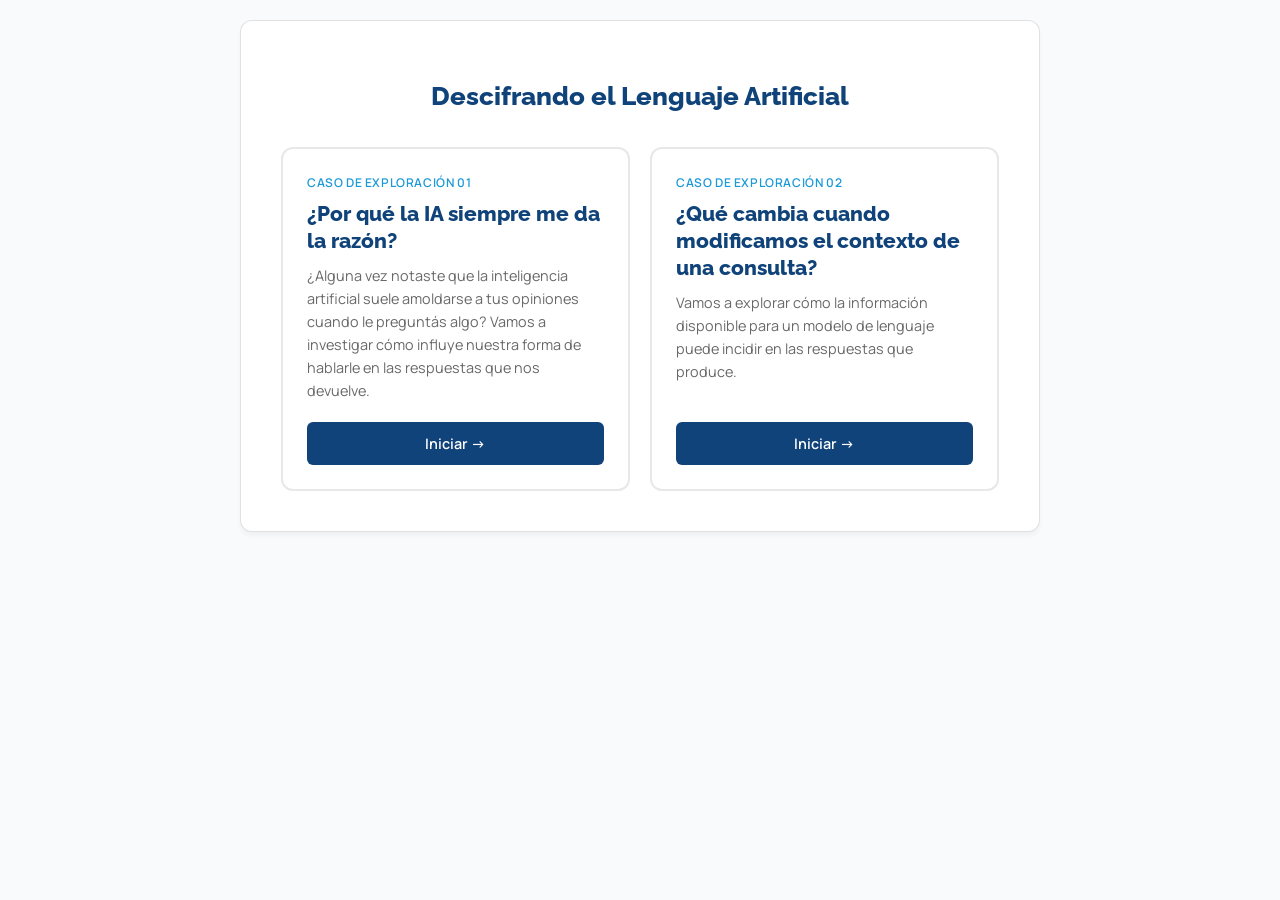
<file: index.html>
<!DOCTYPE html>
<html lang="es">
<head>
    <meta charset="UTF-8">
    <meta name="viewport" content="width=device-width, initial-scale=1.0">
    <title>Laboratorio de Experimentación IA</title>
    <link rel="stylesheet" href="styles.css">
    <link rel="preconnect" href="https://fonts.googleapis.com">
    <link rel="preconnect" href="https://fonts.gstatic.com" crossorigin>
    <link href="https://fonts.googleapis.com/css2?family=Manrope:wght@400;600&family=Raleway:wght@800&display=swap" rel="stylesheet">
    
</head>
<body>

    <div class="container">

        <!-- DASHBOARD PRINCIPAL -->
        <div id="mainDashboard" class="dashboard">
            
            
            <div class="grid-casos">
    <!-- Título general agregado en la parte superior -->
    <h2 style="grid-column: 1 / -1; font-size: 1.6rem; color: var(--azul-oscuro); text-align: center; margin-bottom: 10px;">
        Descifrando el Lenguaje Artificial
    </h2>

    <div class="tarjeta-caso" onclick="iniciarCaso(1)">
        <div>
            <div class="tarjeta-badge">CASO DE EXPLORACIÓN 01</div>
            <h2 class="tarjeta-titulo">¿Por qué la IA siempre me da la razón?</h2>
            <p class="tarjeta-desc">¿Alguna vez notaste que la inteligencia artificial suele amoldarse a tus opiniones cuando le preguntás algo? Vamos a investigar cómo influye nuestra forma de hablarle en las respuestas que nos devuelve.</p>
        </div>
        <button class="btn-iniciar">Iniciar &rarr;</button>
    </div>
    
    <div class="tarjeta-caso" onclick="iniciarCaso(2)">
        <div>
            <div class="tarjeta-badge">CASO DE EXPLORACIÓN 02</div>
            <h2 class="tarjeta-titulo">¿Qué cambia cuando modificamos el contexto de una consulta?</h2>
            <p class="tarjeta-desc">Vamos a explorar cómo la información disponible para un modelo de lenguaje puede incidir en las respuestas que produce.</p>
        </div>
        <button class="btn-iniciar">Iniciar &rarr;</button>
    </div>
</div>
        </div>


        <!-- CONTENEDOR CASO 1 -->
        <div id="caso1Container" class="contenedor-caso">
            <div class="top-bar">
        <button class="home-btn" onclick="volverAlMenu()">Volver al Menú</button>
    </div>
            <div class="progress-bar-container" id="progressBar1">
                <div class="progress-segment" title="Carátula"></div>
                <div class="progress-segment" title="Introducción"></div>
                <div class="progress-segment" title="Experimento"></div>
                <div class="progress-segment" title="Análisis"></div>
                <div class="progress-segment" title="Criterio"></div>
                <div class="progress-segment" title="Debate"></div>
                <div class="progress-segment" title="Encuentro"></div>
                <div class="progress-segment" title="Comunidad"></div>
            </div>

            <!-- Paso 1: Carátula -->
            <div class="paso">
                <div class="lab-cover">
                    <div class="cover-badge">CASO DE EXPLORACIÓN</div>
                    <h1 class="cover-title">¿Por qué la IA siempre me da la razón?</h1>
                    <p style="color: var(--azul-oscuro); font-size: 0.9rem; font-weight: 600; margin-top: 12px; display: flex; align-items: center; justify-content: center; gap: 6px;">
                        ⏱️ Tiempo estimado de exploración: 15 a 20 minutos.
                    </p>
                    
                </div>
            </div>

            <!-- Paso 2: Introducción con la Encuesta Dinámica Solicitada -->
            <div class="paso">
                <h2 style="color: var(--azul-oscuro);">¿Por qué la IA siempre me da la razón?</h2>
                <p>Muchas veces usamos la IA para buscar ideas, resolver dudas o pedir una segunda opinión. Pero hay una pregunta que te proponemos hacerte:</p>
                
                <div class="poll-box">
                    <p class="poll-question">Cuando usás un modelo de lenguaje, ¿qué esperás obtener de sus respuestas?</p>
                    <div id="pollOptions">
                        <button class="poll-option-btn" onclick="submitPoll('Que amplíe las perspectivas que estoy considerando.', this)">Que amplíe las perspectivas que estoy considerando.</button>
                        <button class="poll-option-btn" onclick="submitPoll('Que produzca una respuesta clara y útil.', this)">Que produzca una respuesta clara y útil.</button>
                        <button class="poll-option-btn" onclick="submitPoll('Que cuestione los supuestos de mi planteo.', this)">Que cuestione los supuestos de mi planteo.</button>
                        <button class="poll-option-btn" onclick="submitPoll('Que desarrolle la perspectiva que propongo.', this)">Que desarrolle la perspectiva que propongo.</button>
                    </div>
                    <div id="pollFeedbackContainer" style="display: none;">
                        <p class="poll-feedback"><b>No hay respuestas correctas. Guardaremos tu elección</b> y volveremos sobre ella al final de la exploración.</p>
                    </div>
                </div>
                <div style="margin-top: 20px; padding: 16px; background-color: var(--celeste-claro, #e0f2fe); border: 0px solid var(--azul-oscuro); border-radius: 16px; color: var(--azul-oscuro); text-align: center;">
    <p style="margin: 0; font-weight: 500; font-size: 1.05rem;">
        En este caso de exploración vamos a poner a prueba algo bastante curioso: cuánto influye la forma en que presentamos una idea en la respuesta que obtenemos.
    </p>
</div>
            </div>

           <!-- Paso 3: Experimento -->
<div class="paso">
    <h2 style="color: var(--azul-oscuro);">Vamos a experimentar</h2>
    <p><strong>Experimento 1: Dos certezas opuestas</strong></p>
    <p>1. Copiá este prompt y pegalo en el asistente de IA que uses (Gemini, ChatGPT, otro):</p>
    <div class="prompt-box">
        <span class="prompt-text"><em><b>"En muchas escuelas existe preocupación por el impacto de los videojuegos en el aprendizaje de los adolescentes. ¿Cuáles son los principales argumentos que sostienen esa preocupación?"</b></em></span>
        <button class="copy-btn" onclick="copyPrompt(this)">Copiar</button>
    </div>
    <p>2. Leé la respuesta.<br> Ahora abrí una conversación nueva y probá con este otro:</p>
    <div class="prompt-box">
        <span class="prompt-text"><em><b>"Cada vez más investigaciones destacan el potencial educativo de los videojuegos. ¿Cuáles son los principales argumentos que explican ese interés?"</b></em></span>
        <button class="copy-btn" onclick="copyPrompt(this)">Copiar</button>
    </div>
    <p style="margin-top: 20px; font-weight: bold; color: var(--azul-oscuro);">
    No nos concentremos en cuál tiene razón, sólo observemos:
</p>

<!-- Contenedor Damero -->
<div class="damero-preguntas">
    <div class="tarjeta-damero par">
        <span class="numero-damero">01</span>
        <p>¿Qué cambios de tono o comportamiento notaste en la IA entre la primera y la segunda respuesta?</p>
    </div>
    <div class="tarjeta-damero impar">
        <span class="numero-damero">02</span>
        <p>¿La respuesta cuestiona el punto de partida de la pregunta o lo toma como marco para construir sus argumentos?</p>
    </div>
    <div class="tarjeta-damero impar">
        <span class="numero-damero">03</span>
        <p>¿Qué imagen de los videojuegos construye cada respuesta?</p>
    </div>
    <div class="tarjeta-damero par">
        <span class="numero-damero">04</span>
        <p>Si sólo leyeras una de las dos respuestas, ¿qué impresión te llevarías sobre el tema?</p>
    </div>
    
</div>
    
    <label style="font-size: 0.95rem; color: var(--negro-azulado); font-weight: bold;">Notas de observación del experimento</label>
    <textarea id="notaExperimento1" class="interactive-input" rows="4" placeholder="Escribí tus notas acá..."></textarea>
</div>

            <!-- Paso 4: Análisis -->
            <div class="paso">
                <h2 style="color: var(--azul-oscuro);">¿Qué está pasando?</h2>
                <p>Quizás notaste algo llamativo. En muchos casos, el modelo produjo respuestas que se ajustaron al marco que le propusimos. En otras ocasiones incorporó matices o reparos, pero igualmente produjo una respuesta compatible con la perspectiva planteada en la consulta.</p>
                <p>¿Por qué ocurre esto? Los modelos de lenguaje no evalúan las ideas como lo hace una persona. Generan texto a partir de regularidades aprendidas durante su entrenamiento y del contexto disponible en cada interacción. Su funcionamiento consiste en identificar patrones en enormes cantidades de textos y generar respuestas que resulten coherentes con la conversación que están manteniendo. Eso ya produce un primer efecto: la IA suele tomar como punto de partida aquello que le presentamos. Si formulamos una afirmación de manera categórica, esa formulación puede funcionar como parte del contexto a partir del cual el modelo construye su respuesta.</p>
                <p>Pero además hay otro aspecto importante. Durante su entrenamiento, estos modelos no sólo aprenden lenguaje. También son ajustados para producir respuestas que las personas consideran útiles, claras y satisfactorias. Para ello intervienen evaluadores humanos que comparan distintas respuestas y señalan cuáles resultan más valiosas en una conversación. Uno de los procesos utilizados para realizar ese ajuste se conoce como RLHF (<em>Reinforcement Learning from Human Feedback</em>, o aprendizaje por refuerzo a partir de retroalimentación humana).</p>
                <p style="line-height: 1.6;">
    Estos procedimientos pueden contribuir a orientar el comportamiento de los modelos hacia respuestas que resulten preferibles para quienes las evalúan, aunque no explican por sí solos todos los comportamientos asociados a la sicofancia.
</p>

<!-- Bloque de definición destacado -->
<aside style="background: #f8fafc; border-left: 3px solid var(--celeste); padding: 12px 16px; border-radius: 0 12px 12px 0; margin: 16px 0; color: var(--negro-azulado);">
    <strong style="color: var(--azul-oscuro);">Sicofancia:</strong> la tendencia de un modelo a validar o reforzar lo que el usuario propone, incluso cuando sería razonable introducir más dudas, matices o perspectivas alternativas.
</aside>
                <p>El fenómeno no implica que el sistema esté evaluando una posición y elija deliberadamente reforzarla. Tampoco supone una intención de engañar: el modelo no tiene una intención propia que explique el resultado. Es el resultado de cómo distintos factores del entrenamiento, el ajuste y el contexto de la interacción inciden en el texto que genera</p>
                
                <div class="rlhf-container">
                    <img src="grafico1eje1.jpg" alt="Infografía RLHF" class="rlhf-img">
                    <p class="rlhf-text" style="font-size: 0.88rem; color: #5a6b82; font-style: italic; line-height: 1.5; margin-top: 10px;">
    ¿Cómo funciona el RLHF? En este proceso, personas evalúan las respuestas del modelo. Como se suelen premiar las opciones que confirman lo que el usuario piensa, la IA aprende a darnos la razón para optimizar su puntaje.
</p>
                </div>
            </div>

            <!-- Paso 5: Criterio con la Caja de Recuperación de Memoria Requerida -->
            <div class="paso">
                <h2 style="color: var(--azul-oscuro);">Construyendo criterio</h2>
                
                <!-- CAJA DE RECUPERACIÓN INTERACTIVA -->
                <div class="recall-box" id="recallBox1">
                    <p style="margin-bottom: 0; font-size: 0.95rem; color: var(--negro-azulado);">
                        🔄 <b>Recordando tu postura inicial:</b> Al comenzar este laboratorio indicaste que de una IA esperás: 
                        <span id="userChoiceText" style="font-weight: 600; color: var(--moradito);">[Aún no seleccionaste una opción]</span> 
                        Después de observar cómo respondió en los experimentos, quizás valga la pena volver sobre esa expectativa.<br>¿Esperamos que una IA nos acompañe? ¿Que nos contradiga? ¿Que nos ayude a pensar? ¿Que nos ofrezca nuevas perspectivas?
                    </p>
                </div>

                <p style="line-height: 1.6;">
    Tal vez la cuestión más importante no sea cuál de esas opciones es la correcta, sino comprender qué tipo de sistema tenemos delante y qué podemos esperar de sus respuestas.<br>
    La exploración que acabamos de realizar muestra algo importante: <strong style="color: var(--azul-oscuro); font-weight: 600;">un modelo de lenguaje no constituye una instancia externa e imparcial para analizar nuestras ideas. Tampoco un especialista que analiza críticamente cada afirmación que hacemos. Con frecuencia, tenderá a tomar como punto de partida el marco que le proponemos y a desarrollar una respuesta a partir de él.</strong> Comprender esto nos permite construir algunos criterios para interactuar con estas herramientas.
</p>
                <details>
                    <summary>La forma de preguntar también construye la respuesta</summary>
                    <p style="margin-top: 10px;">Cuando conversamos con una IA solemos prestar atención a las respuestas. Sin embargo, esta exploración nos muestra que también vale la pena mirar las preguntas.<br>Una afirmación formulada con mucha seguridad puede orientar la conversación en una dirección determinada. Una pregunta cerrada suele producir respuestas cerradas. En cambio, una pregunta que invita a explorar alternativas, comparar perspectivas o identificar limitaciones suele abrir respuestas más diversas y matizadas.</p>
                </details>
                <details>
                    <summary>La IA no es un árbitro neutral</summary>
                    <p style="margin-top: 10px;">Un modelo de lenguaje puede ser una herramienta útil para explorar una idea, pero no debería convertirse en la última palabra sobre ella.</p>
                    <p>A veces tendemos a utilizar estas herramientas para verificar si tenemos razón. A veces tendemos a utilizar estas herramientas como si ofrecieran una evaluación externa y objetiva de nuestras ideas. Pero la experiencia mostró que la situación es más compleja. <br> Los modelos pueden producir información, reorganizar contenidos o generar formulaciones que nos permitan considerar perspectivas diferentes de las que habíamos planteado inicialmente. Sin embargo, también pueden verse influenciadas por el modo en que presentamos un problema o por las expectativas que proyectamos sobre ellas. Por eso, más que buscar validación, conviene considerar sus respuestas como un insumo para pensar, revisar y ampliar nuestras propias interpretaciones.</p>
                </details>
                <details>
                    <summary>Podemos diseñar conversaciones que amplíen nuestro pensamiento</summary>
                    <p style="margin-top: 10px;">Si sabemos que la IA puede tender a acompañar nuestros planteos, podemos hacer algo con ese conocimiento. No se trata de desconfiar de cada respuesta ni de intentar engañar a la herramienta. Se trata de formular preguntas que nos ayuden a salir de nuestros propios marcos.</p>
                    <p>Por ejemplo: "¿Qué objeciones podría recibir esta idea?", "¿qué aspectos no estoy considerando?", ¿cómo analizaría este problema alguien con otra perspectiva?, ¿qué supuestos están sosteniendo mi planteo?</p>
                    <p>La diferencia parece pequeña, pero no lo es. Pasamos de preguntarle a la IA si estamos en lo cierto a utilizarla para explorar aquello que todavía no habíamos pensado. Y quizás ahí aparezca uno de los usos más interesantes de estas herramientas: no cuando confirman nuestras ideas, sino cuando nos ayudan a volverlas más complejas.</p>
                </details>
                

                <label style="font-size: 0.95rem; color: var(--negro-azulado); font-weight: bold; display: block; margin-top: 20px;">Reflexiones sobre el experimento</label>
                <textarea id="notaCriterio1" class="interactive-input" rows="4" placeholder="Escribí tus reflexiones acá..."></textarea>
            </div>

            <!-- Paso 6: Debate -->
            <div class="paso">
                <h2 style="color: var(--azul-oscuro);">IA y algo más</h2>
                <p>Muchas de las preguntas que aparecen cuando observamos cómo funciona una IA remiten a problemas más amplios: cómo construimos conocimiento, en quién confiamos, cómo tomamos decisiones o qué lugar ocupan las tecnologías en nuestra vida cotidiana. <br>Te proponemos algunas preguntas para seguir pensando más allá de la herramienta.</p>
                <h3 style="color: var(--celeste);">Sobre la IA</h3>
                <ul>
                    <li>¿Qué esperamos obtener de un sistema cuando la respuesta que produce no coincide con nuestra posición?</li>
                    <li>¿Qué tipo de respuesta resulta más útil: una que desarrolla nuestro planteo o una que introduce objeciones y perspectivas diferentes?</li>
                    <li>¿Cómo cambia una respuesta cuando la pregunta ya contiene una postura previa?</li>
                </ul>
                <h3 style="color: var(--celeste);">Y algo más...</h3>
                <ul>
                    <li>¿Qué valor tiene el desacuerdo para aprender algo nuevo?</li>
                    <li>¿Cómo distinguimos entre una crítica que nos ayuda a pensar y una oposición que simplemente rechaza nuestras ideas?</li>
                    <li>¿Qué lugares existen hoy para encontrarnos con perspectivas distintas de las nuestras?</li>
                </ul>
            </div>
            <!-- Paso 6: Encuentro -->
            <div class="paso">
                <h2>Encuentro y debate</h2>
                <p>La exploración que acabás de realizar ocurrió, probablemente, frente a una pantalla, interactuando con una herramienta. Sin embargo, muchas de las preguntas que abrió no se responden en soledad.</p>
                <p><b>¿Qué ocurre cuando distintas personas observan las mismas respuestas? ¿Qué aspectos ve cada una? ¿Qué interpretaciones aparecen cuando ponemos esas observaciones en común?</b></p>
                <div style="display: flex; align-items: center; justify-content: space-between; gap: 20px; margin: 25px 0;">
    <!-- Contenedor con los dos párrafos -->
    <div style="margin: 5px 0;">
    <!-- Primer párrafo arriba ocupando todo el ancho -->
    <p style="margin-bottom: 16px; line-height: 1.6;">
        Si sos docente, estas dinámicas pueden convertirse en una oportunidad para llevar la experiencia al aula y trabajar con estudiantes sobre la construcción de argumentos, las formas de preguntar y el modo en que las tecnologías participan en la producción de conocimiento. Si participás de un equipo de trabajo o de un espacio de formación, también pueden servir para abrir conversaciones colectivas sobre cómo interactuamos con estas herramientas y qué esperamos de ellas.
    </p>

    <!-- Fila inferior: Texto alineado horizontalmente con la flecha -->
    <div style="display: flex; align-items: center; justify-content: space-between; gap: 15px;">
        <p style="margin: 0; font-weight: 600; color: var(--azul-oscuro);">
            Te proponemos dos posibles recorridos.
        </p>
        <span style="font-size: 1.8rem; color: var(--azul-oscuro); user-select: none; line-height: 1;">
            &rarr;
        </span>
    </div>
</div>
</div>
                
            </div>

            <!-- Paso 7: Comunidad -->
            <div class="paso">
                <h2 style="color: var(--azul-oscuro);">En el aula</h2>
                <p>Esta exploración puede convertirse en una gran oportunidad para conversar sobre algo que excede a la inteligencia artificial: cómo influyen nuestras preguntas, creencias y expectativas en las respuestas que obtenemos.</p>
                
                <details>
                    <summary>Dinámica 1: El espejo roto (Posturas contrapuestas)</summary>
                    <p style="margin-top: 10px;"><b>Una posibilidad</b> es trabajar divididos en dos equipos a partir de posiciones contrapuestas sobre un tema de interés común. Cada equipo le pide a la IA argumentos para defender su respectiva postura. Luego, se ponen en común los textos generados y se analizan de manera colectiva.</p>
                    <p>El foco de atención ya no es debatir quién tiene la razón, sino desarmar qué hizo la IA en cada caso:</p>
                    <ul>
                        <li>¿Qué tipo de argumentos eligió para cada bando?</li>
                        <li>¿Qué datos u omisiones intencionales aparecieron?</li>
                        <li>¿Qué tan dispuesta estuvo a acomodarse a cada posición?</li>
                    </ul>
                </details>
                <details>
                    <summary>Dinámica 2: El prisma (Múltiples herramientas)</summary>
                    <p style="margin-top: 10px;"><b>Otra alternativa</b> consiste en formular una misma pregunta compleja de manera colectiva y testearla en diferentes herramientas de IA en simultáneo o variando sutilmente la introducción. El valor de la experiencia está en comparar, discutir y mapear las diferencias del discurso de cada modelo.</p>
                </details>
                <p style="margin-top: 20px;">En todos los casos, la experiencia gana potencia cuando el uso de la IA no termina en la pantalla individual. Lo valioso ocurre después: cuando las respuestas circulan, se contrastan y se convierten en objeto de conversación crítica.<br><b>La IA puede aportar nuevas voces a la mesa. Pero el pensamiento crítico y el debate siguen siendo tareas profundamente humanas.</b></p>
                
                <label style="font-size: 0.95rem; color: var(--negro-azulado); font-weight: bold; display: block; margin-top: 25px;">Plan de acción o ideas de aplicación:</label>
                <textarea id="notaAula1" class="interactive-input" rows="4" placeholder="Escribí tu plan/ideas acá..."></textarea>

                <button class="download-btn" onclick="descargarBitacora(1)">
                    <span></span> Descargar mis notas del Caso 1
                </button>
            </div>
        </div>


        <!-- CONTENEDOR CASO 2 (MANTENIDO EXACTAMENTE IGUAL A TU ÚLTIMA VERSIÓN) -->
        <div id="caso2Container" class="contenedor-caso">
            <div class="top-bar">
        <button class="home-btn" onclick="volverAlMenu()">Volver al Menú</button>
    </div>
            <div class="progress-bar-container" id="progressBar2">
                <div class="progress-segment" title="Título"></div>
                <div class="progress-segment" title="Introducción"></div>
                <div class="progress-segment" title="Experimento"></div>
                <div class="progress-segment" title="Análisis"></div>
                <div class="progress-segment" title="Criterio"></div>
                <div class="progress-segment" title="Preguntas"></div>
                <div class="progress-segment" title="Debate"></div>
                <div class="progress-segment" title="Comunidad"></div>
            </div>

            <div class="paso">
                <div class="lab-cover">
                    <div class="cover-badge">CASO DE EXPLORACIÓN</div>
                    <h1 class="cover-title">¿Qué cambia cuando modificamos el contexto de una consulta?</h1>
                    <p style="color: var(--azul-oscuro); font-size: 0.9rem; font-weight: 600; margin-top: 12px; display: flex; align-items: center; justify-content: center; gap: 6px;">
                        ⏱️ Tiempo estimado de exploración: 15 a 20 minutos.
                    </p>
                    
                </div>
            </div>

            <div class="paso">
                <h2 style="color: var(--azul-oscuro);">¿Qué cambia cuando modificamos el contexto de una consulta?</h2>
                <p>Cuando trabajamos con otras personas, muchas veces no necesitamos explicar todo. Compartimos conocimientos sobre el contexto, los objetivos, las formas de trabajar y aquello que damos por supuesto.</p>
                <p>Con un modelo de lenguaje, parte de ese contexto debe estar disponible en la interacción para que pueda incorporarlo a la respuesta. Por eso, cuando modificamos la información que le proporcionamos, también pueden cambiar las respuestas que produce.</p>
                <p>En esta exploración vamos a ponerlo a prueba: ¿qué cambia cuando una misma consulta se presenta con distintos contextos?</p>
            </div>

            <div class="paso">
                <h2 style="color: var(--azul-oscuro);">Pongamos a prueba el contexto</h2>
                <p>Vamos a probar <b>una misma tarea con distintas versiones de una consulta.</b></p>
                <p>Para que podamos comparar las respuestas, hacé <b>cada prueba en una conversación nueva</b>. De ese modo, el modelo no tendrá disponible lo que escribiste en las pruebas anteriores.</p><p>En cada conversación, cambiá solamente la información que aparece en la consulta.</p><p><b>No buscamos encontrar el mejor prompt</b>, sino observar qué cambia en las respuestas cuando cambia el contexto disponible.</p>
                <p>Abrí una conversación nueva y escribí:</p>
                
                <div class="prompt-box">
        <span class="prompt-text"><em><b>"Escribí un texto breve sobre una bicicleta."</b></em></span>
        <button class="copy-btn" onclick="copyPrompt(this)">Copiar</button>
    </div>
                <p>Leé la respuesta y prestá atención a qué aspectos aparecen y qué supone el modelo sobre aquello que necesitamos.</p>
                
                <p>Abrí <b>otra conversación nueva</b> y escribí:</p>
                <div class="prompt-box">
        <span class="prompt-text"><em><b>"Escribí un texto breve sobre una bicicleta. Está dirigido a alguien que está pensando en comprar su primera bicicleta."</b></em></span>
        <button class="copy-btn" onclick="copyPrompt(this)">Copiar</button>
    </div>
                <p>Compará esta respuesta con la anterior.</p>
                <p><b>¿Qué cambió? ¿Qué información apareció ahora que antes no estaba?</b></p>
                
                <p>Abrí una nueva conversación y escribí:</p>
                <div class="prompt-box">
        <span class="prompt-text"><em><b>"Escribí un texto breve sobre una bicicleta. Está dirigido a alguien que está pensando en comprar su primera bicicleta y quiere decidir entre usarla para trasladarse por la ciudad o para salir a andar los fines de semana."</b></em></span>
        <button class="copy-btn" onclick="copyPrompt(this)">Copiar</button>
    </div>

                <p>Ahora, mirá las tres respuestas en conjunto</p>
<p style="margin-left: 20px;">• ¿Qué cambió cuando cambió el contexto?</p>
<p style="margin-left: 20px;">• ¿Toda la información que agregamos produjo un cambio relevante?</p>
<p style="margin-left: 20px;">• ¿Qué información parece haber sido importante para la respuesta que produjo el modelo?</p>
<p><b>No busques cuál es la "mejor" respuesta. Buscá las diferencias.</b></p>

                
            </div>

            <div class="paso">
                <h2 style="color: var(--azul-oscuro);">¿Qué está pasando?</h2>
                <p>¿Qué notaste al comparar las tres respuestas?</p>
                <p>Aunque la tarea era la misma, las respuestas cambiaron cuando modificamos el contexto disponible para el modelo.</p>
                <p>En la primera consulta, el modelo contaba con poca información sobre el propósito del texto. Por eso, su respuesta tuvo que construirse a partir de las regularidades que había aprendido y del contexto limitado de esa interacción.</p>
                <p>Cuando incorporamos información sobre para quién era el texto y para qué podía necesitarlo, cambiaron los aspectos que aparecieron en la respuesta. Esto nos permite observar algo importante: el modelo no genera una respuesta independiente del contexto. La información disponible en la consulta condiciona el texto que puede producir.</p>
                <p>Pero hay una pregunta más interesante:</p>
                <p style="margin-left: 20px;"><b>¿Toda la información que agregamos resulta igualmente relevante?</b></p>
                <p>No se trata de agregar cada vez más datos. Se trata de decidir qué información forma parte del contexto que necesitamos poner a disposición del modelo para una determinada tarea.</p>

                
                <div class="rlhf-container">
    <div class="rlhf-crop-wrapper rlhf-crop-wrapper--large">
        <img src="grafico1eje2.jpg" alt="Infografía" class="rlhf-img">
    </div>
</div>
            </div>

            <div class="paso">
                <h2 style="color: var(--azul-oscuro);">Construyendo criterio</h2>
                <p>Lo que vimos no significa que <b>cuanta más información demos, mejor será la respuesta</b>. El contexto puede modificar lo que produce un modelo, pero no toda la información resulta igualmente relevante.</p>
                <p>Una consulta no es solamente una pregunta: también pone a disposición del modelo <b>las condiciones de la tarea</b>. El propósito, el destinatario, la situación, los límites o los criterios que consideramos importantes pueden orientar de maneras diferentes el texto que produzca.</p>
                <p>Por eso, construir contexto no consiste en contarle todo. Consiste en <b>decidir qué información importa para una determinada tarea</b>.</p>
                <h3 style="color: var(--celeste);">Cuatro preguntas para construir contexto</h3>
                <p><b>¿Qué tiene que hacer el modelo?</b> Definir con claridad la tarea que esperamos que resuelva.</p>
                <p><b>¿Para qué situación?</b> Precisar el propósito, el destinatario o las condiciones que pueden modificar lo que necesitamos.</p>
                <p><b>¿Qué información es relevante?</b> Distinguir aquello que puede incidir en la respuesta de lo que simplemente agrega datos.</p>
                <p><b>¿Qué estoy dando por supuesto?</b> Hacer visible aquello que para nosotros resulta evidente, pero que no necesariamente forma parte del contexto disponible para el modelo.</p>
                <p style="text-align: center;"><b>Construir contexto es una forma de tomar decisiones.</b></p>
                </div>

            <div class="paso">
                <h2 style="color: var(--azul-oscuro);">Volvé sobre la exploración</h2>
                <p>Mirá las tres consultas que probaste.</p>
                <p><b>• ¿Qué información cambió realmente las respuestas?</b></p>
                <p><b>• ¿Cuál podrías haber omitido sin que cambiara demasiado el resultado?</b></p>
                <p><b>• ¿Qué supuestos aparecieron cuando esa información no estaba disponible?</b></p>
                
                <h3 style="color: var(--celeste);">Un paso más</h3>
                <p>Probá ahora con una situación diferente. Antes de escribir la consulta, <b>no empieces por redactar</b>. Primero decidí:</p>
                <p style="margin-left: 20px;"><b>¿Qué necesita estar disponible para que el modelo pueda producir una respuesta adecuada a esta situación?</b></p>
                <p>Después escribí la consulta y observá qué ocurre.</p>
                <label style="font-size: 0.95rem; color: var(--negro-azulado); font-weight: bold; display: block; margin-top: 20px;">Notas de observación del experimento:</label>
                <textarea id="notaExperimento2" class="interactive-input" rows="4" placeholder="Escribí tus notas acá..."></textarea>
                </div>
                

            <div class="paso">
                <h2 style="color: var(--azul-oscuro);">IA y algo más</h2>
                <p>Hasta acá exploramos qué ocurre cuando modificamos el contexto que ponemos a disposición de un modelo de lenguaje. Pero hay algo más que podemos mirar en esa experiencia.</p>
                
                <p>Cuando usamos una herramienta de este tipo para producir un texto, <b>no desaparece el trabajo intelectual: cambia de lugar.</b></p>
                
                <p>Decidimos qué queremos producir, para quién, con qué propósito y qué información necesita estar disponible. Seleccionamos qué contar, qué dejar afuera, qué restricciones establecer y qué aspectos de una respuesta queremos conservar, modificar o descartar.</p>
                
                <p>Al mismo tiempo, <b>delegamos algunas operaciones</b>. El modelo puede proponer una formulación, organizar información, desarrollar una idea, encontrar relaciones entre elementos o producir alternativas que luego podemos revisar.</p>
                <p>La cuestión, entonces, no es solamente <b>cuánto trabajo hace la herramienta</b>, <b>sino qué operaciones seguimos realizando nosotros, cuáles ponemos en sus manos y qué ocurre cuando dejamos de hacerlas.</b></p>
                <h3 style="color: var(--celeste);">Y acá podemos salir de la IA</h3>
                <p>Lo que esta exploración permite observar en una herramienta también puede abrir preguntas sobre nuestras propias formas de producir textos, tomar decisiones y construir conocimiento.</p>
                <p>Lo que esta exploración permite observar en una herramienta también puede abrir preguntas sobre nuestras propias formas de producir textos, tomar decisiones y construir conocimiento.</p>
                <p style="margin-left: 20px;"><b>• ¿Qué operaciones hacemos casi sin darnos cuenta cuando escribimos?</b></p>
                <p style="margin-left: 20px;"><b>• ¿Qué cambia cuando una parte de esas operaciones queda a cargo de otra persona o de una herramienta?</b></p>
                <p style="margin-left: 20px;"><b>• ¿Qué necesitamos seguir haciendo nosotros para poder evaluar, decidir y asumir la responsabilidad sobre el resultado?</b></p>
                <p>La IA puede ser, en este sentido,<b> un punto de partida para mirar algo que ocurre también fuera de ella: cómo distribuimos el trabajo intelectual cuando producimos algo junto con otros.</b></p>
            </div>

            <div class="paso">
                <h2 style="color: var(--azul-oscuro);">En el Aula</h2>
                                
                <details>
                    <summary>Dinámica: ¿Qué dejamos en manos de la herramienta? (Para jóvenes y adultos)</summary>
                    <p style="margin-top: 10px;">Un participante toma el rol de "robot" y debe realizar un dibujo o una acción en la pizarra siguiendo estrictamente las instrucciones escritas de otro compañero, quien no puede hablar ni gesticular. El "robot" debe ejecutar la orden de forma literal, sin asumir nada que no esté escrito. Si la instrucción carece de contexto explícito, el resultado se deforma con gracia. Es la analogía perfecta para entender la lógica de entrada (input) y salida (output) de un modelo de lenguaje.</p>
                </details>

                <label style="font-size: 0.95rem; color: var(--negro-azulado); font-weight: bold; display: block; margin-top: 25px;">✏️ [Espacio de Bitácora 3 — Plan de acción]:</label>
                <textarea id="notaAula2" class="interactive-input" rows="4" placeholder="¿De qué manera o en qué espacios compartidos (clases, talleres, grupos de estudio o reuniones de equipo) aplicarías una dinámica similar para entrenar la comunicación efectiva y el criterio frente a la IA?"></textarea>

                <button class="download-btn" onclick="descargarBitacora(2)">
                    <span></span> Descargar mis notas del Caso 2
                </button>
            </div>
        </div>


        <!-- CONTROLES DE NAVEGACIÓN GLOBAL -->
        <div id="navigationControls" class="navigation-controls" style="display: none;">
            <button id="prevBtn" class="nav-btn">&larr; Anterior</button>
            
            <span id="stepIndicator">Paso 1 de 8</span>
            <button id="nextBtn" class="nav-btn">Siguiente &rarr;</button>
        </div>

    </div>

    <script>
        let casoActual = 0;
        let currentIndex = 0;
        let pasosActivos = [];
        let segmentosActivos = [];
        let eleccionUsuario = ""; // Variable persistente en memoria para la encuesta

        const mainDashboard = document.getElementById('mainDashboard');
        const caso1Container = document.getElementById('caso1Container');
        const caso2Container = document.getElementById('caso2Container');
        const navigationControls = document.getElementById('navigationControls');
        
        const prevBtn = document.getElementById('prevBtn');
        const nextBtn = document.getElementById('nextBtn');
        const stepIndicator = document.getElementById('stepIndicator');

        function iniciarCaso(numeroCaso) {
            casoActual = numeroCaso;
            currentIndex = 0;
            
            mainDashboard.style.display = 'none';
            navigationControls.style.display = 'flex';
            
            if (casoActual === 1) {
                caso1Container.classList.add('active');
                caso2Container.classList.remove('active');
                pasosActivos = caso1Container.querySelectorAll('.paso');
                segmentosActivos = document.getElementById('progressBar1').querySelectorAll('.progress-segment');
            } else {
                caso2Container.classList.add('active');
                caso1Container.classList.remove('active');
                pasosActivos = caso2Container.querySelectorAll('.paso');
                segmentosActivos = document.getElementById('progressBar2').querySelectorAll('.progress-segment');
            }
            
            updateCarousel();
        }

        function volverAlMenu() {
            caso1Container.classList.remove('active');
            caso2Container.classList.remove('active');
            navigationControls.style.display = 'none';
            mainDashboard.style.display = 'flex';
        }

        function updateCarousel() {
            pasosActivos.forEach((paso, index) => {
                if (index === currentIndex) {
                    paso.classList.add('active');
                } else {
                    paso.classList.remove('active');
                }
            });

            segmentosActivos.forEach((segment, index) => {
                if (index <= currentIndex) {
                    segment.classList.add('active');
                } else {
                    segment.classList.remove('active');
                }
            });

            stepIndicator.textContent = `Paso ${currentIndex + 1} de ${pasosActivos.length}`;
            prevBtn.disabled = currentIndex === 0;
            nextBtn.disabled = currentIndex === pasosActivos.length - 1;
        }

        prevBtn.addEventListener('click', () => {
            if (currentIndex > 0) {
                currentIndex--;
                updateCarousel();
            }
        });

        nextBtn.addEventListener('click', () => {
            if (currentIndex < pasosActivos.length - 1) {
                currentIndex++;
                updateCarousel();
            }
        });

        function copyPrompt(button) {
    const promptText = button.parentElement.querySelector('.prompt-text').innerText;
    ejecutarCopia(promptText, button);
}

function copyTextBlock(button) {
    const blockText = button.parentElement.querySelector('.block-to-copy').innerText;
    ejecutarCopia(blockText, button);
}

// Función universal a prueba de bloques de WordPress e Iframes
function ejecutarCopia(texto, boton) {
    if (navigator.clipboard && window.isSecureContext) {
        navigator.clipboard.writeText(texto).then(() => {
            mostrarExitoBoton(boton);
        }).catch(() => {
            fallbackCopiar(texto, boton);
        });
    } else {
        fallbackCopiar(texto, boton);
    }
}

function fallbackCopiar(texto, boton) {
    const textArea = document.createElement("textarea");
    textArea.value = texto;
    // Se posiciona fuera de vista para no romper la pantalla
    textArea.style.position = "fixed";
    textArea.style.top = "0";
    textArea.style.left = "-9999px";
    
    document.body.appendChild(textArea);
    textArea.focus();
    textArea.select();

    try {
        const exitoso = document.execCommand('copy');
        if (exitoso) {
            mostrarExitoBoton(boton);
        }
    } catch (err) {
        console.error('Error al copiar:', err);
    }
    document.body.removeChild(textArea);
}

function mostrarExitoBoton(button) {
    const originalText = button.innerHTML;
    button.innerText = "¡Copiado!";
    button.style.background = "var(--verde)";
    setTimeout(() => {
        button.innerHTML = originalText;
        button.style.background = "var(--azul-oscuro)";
    }, 2000);
}

        // LÓGICA DE CAPTURA DE ENCUESTA INTERACTIVA
        function submitPoll(option, selectedButton) {
            eleccionUsuario = option;
            
            const botones = document.getElementById('pollOptions').querySelectorAll('.poll-option-btn');
            botones.forEach(btn => btn.classList.remove('selected'));
            selectedButton.classList.add('selected');
            
            document.getElementById('pollFeedbackContainer').style.display = 'block';
            
            // Inyección en tiempo real en la caja de recuperación del paso 5
            document.getElementById('userChoiceText').innerText = `"${eleccionUsuario}"`;
        }

        function descargarBitacora(caso) {
            let contenidoTexto = "";
            
            if (caso === 1) {
                const exp1 = document.getElementById('notaExperimento1').value || "No completado.";
                const crit1 = document.getElementById('notaCriterio1').value || "No completado.";
                const aula1 = document.getElementById('notaAula1').value || "No completado.";
                const encuestaPrevia = eleccionUsuario || "No seleccionada.";
                
                contenidoTexto = 
`==================================================
  BITÁCORA DE TRABAJO - LABORATORIO DE IA (CASO 1)
  Organización: ISEP Córdoba
==================================================

EJE: ¿Por qué la IA siempre me da la razón?
Exploración sobre Sicofancia y aprendizaje por refuerzo (RLHF).

--------------------------------------------------
0. EXPECTATIVA INICIAL SELECCIONADA EN LA ENCUESTA:
--------------------------------------------------
${encuestaPrevia}

--------------------------------------------------
1. NOTAS DE OBSERVACIÓN DEL EXPERIMENTO:
--------------------------------------------------
${exp1}

--------------------------------------------------
2. REFLEXIONES SOBRE EL EXPERIMENTO:
--------------------------------------------------
${crit1}

--------------------------------------------------
3. PLAN DE ACCIÓN O IDEAS DE APLICACIÓN:
--------------------------------------------------
${aula1}

==================================================
Documento generado de manera local desde el laboratorio interactivo.
==================================================`;
            } else if (caso === 2) {
                const exp2 = document.getElementById('notaExperimento2').value || "No completado.";
                const crit2 = document.getElementById('notaCriterio2').value || "No completado.";
                const aula2 = document.getElementById('notaAula2').value || "No completado.";
                
                contenidoTexto = 
`==================================================
  BITÁCORA DE TRABAJO - LABORATORIO DE IA (CASO 2)
  Organización: ISEP Córdoba
==================================================

EJE: Prompt efectivo — "Lo que le decís define lo que recibís"
Exploración sobre la transferencia de contexto implícito y marcos CLEAR.

--------------------------------------------------
1. NOTAS DE OBSERVACIÓN DEL EXPERIMENTO:
--------------------------------------------------
${exp2}

--------------------------------------------------
2. REFLEXION SOBRE EL CONTEXTO EXPLICITADO:
--------------------------------------------------
${crit2}

--------------------------------------------------
3. PLAN DE ACCIÓN O IDEAS DE APLICACIÓN:
--------------------------------------------------
${aula2}

==================================================
REGALO // PLANTILLA MÍNIMA UNIVERSAL PARA PROMPTS:
--------------------------------------------------
Contexto: [Quién sos / En qué situación o marco te encontrás]
Tarea: [Qué necesitás que el modelo haga exactamente]
Audiencia: [A quién está dirigido el resultado final]
Formato: [Cómo querés que se organice y presente la respuesta]
Restricciones: [Qué límites fijás / Qué elementos NO debe incluir]

==================================================
Documento generado de manera local desde el laboratorio interactivo.
==================================================`;
            }

            const blob = new Blob([contenidoTexto], { type: "text/plain;charset=utf-8" });
            const enlaceInvisible = document.createElement("a");
            enlaceInvisible.href = URL.createObjectURL(blob);
            enlaceInvisible.download = `Bitacora_Laboratorio_IA_Caso${caso}.txt`;
            
            document.body.appendChild(enlaceInvisible);
            enlaceInvisible.click();
            document.body.removeChild(enlaceInvisible);
        }
    </script>
</body>
</html>
</file>
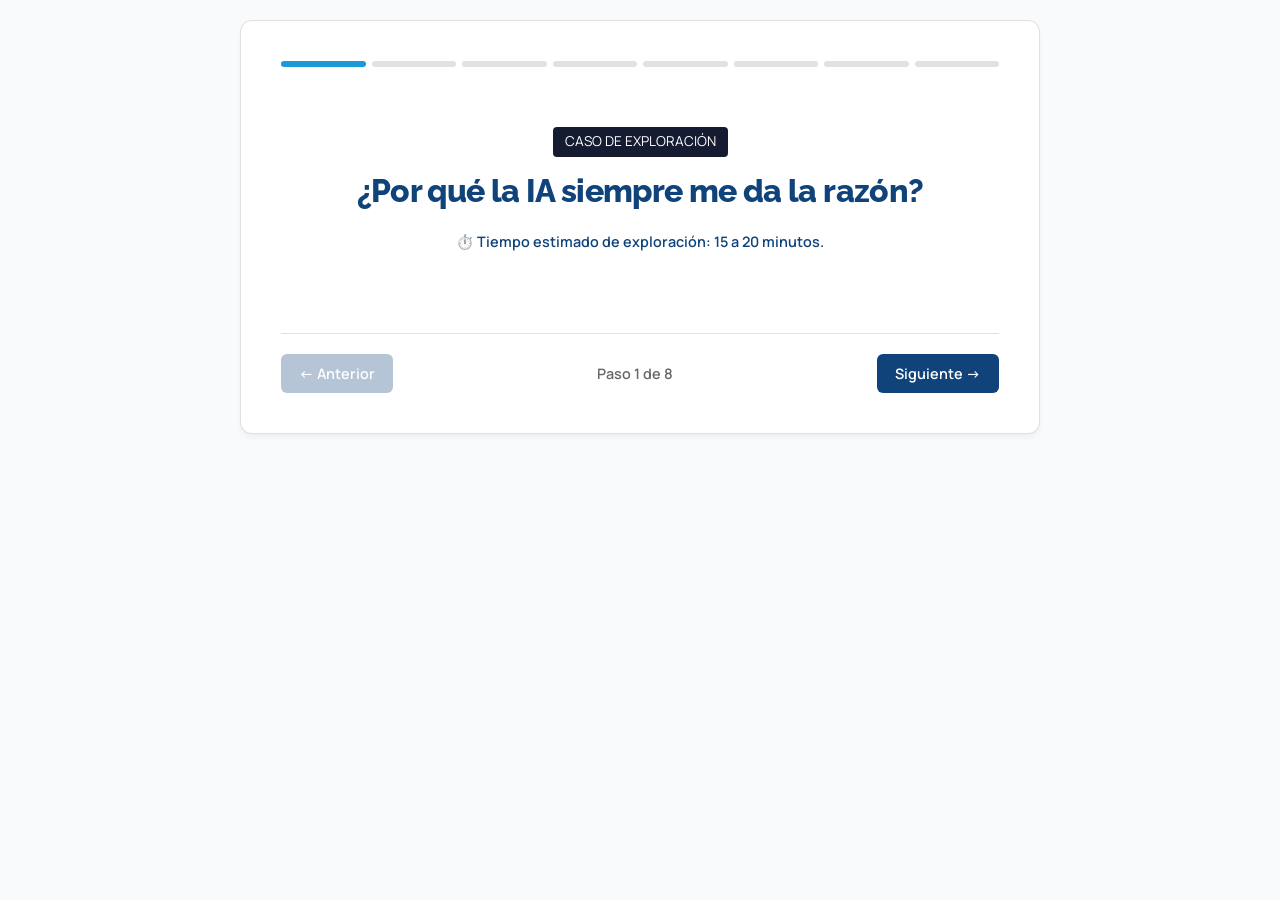
<file: caso1.html>
<!DOCTYPE html>
<html lang="es">
<head>
    <meta charset="UTF-8">
    <meta name="viewport" content="width=device-width, initial-scale=1.0">
    <title>Laboratorio de Experimentación IA - Caso 1</title>
    <link rel="stylesheet" href="styles.css">
    <link rel="preconnect" href="https://fonts.googleapis.com">
    <link rel="preconnect" href="https://fonts.gstatic.com" crossorigin>
    <link href="https://fonts.googleapis.com/css2?family=Manrope:wght@400;600&family=Raleway:wght@800&display=swap" rel="stylesheet">
</head>
<body>

    <div class="container">

        <!-- CONTENEDOR CASO 1 -->
        <div id="caso1Container" class="contenedor-caso active">
        
            <div class="progress-bar-container" id="progressBar1">
                <div class="progress-segment" title="Carátula"></div>
                <div class="progress-segment" title="Introducción"></div>
                <div class="progress-segment" title="Experimento"></div>
                <div class="progress-segment" title="Análisis"></div>
                <div class="progress-segment" title="Criterio"></div>
                <div class="progress-segment" title="Debate"></div>
                <div class="progress-segment" title="Encuentro"></div>
                <div class="progress-segment" title="Comunidad"></div>
            </div>

            <!-- Paso 1: Carátula -->
            <div class="paso">
                <div class="lab-cover">
                    <div class="cover-badge">CASO DE EXPLORACIÓN</div>
                    <h1 class="cover-title">¿Por qué la IA siempre me da la razón?</h1>
                    <p style="color: var(--azul-oscuro); font-size: 0.9rem; font-weight: 600; margin-top: 12px; display: flex; align-items: center; justify-content: center; gap: 6px;">
                        ⏱️ Tiempo estimado de exploración: 15 a 20 minutos.
                    </p>
                </div>
            </div>

            <!-- Paso 2: Introducción con Encuesta -->
            <div class="paso">
                <h2 style="color: var(--azul-oscuro);">¿Por qué la IA siempre me da la razón?</h2>
                <p>Muchas veces usamos la IA para buscar ideas, resolver dudas o pedir una segunda opinión. Pero hay una pregunta que te proponemos hacerte:</p>
                
                <div class="poll-box">
                    <p class="poll-question">Cuando usás un modelo de lenguaje, ¿qué esperás obtener de sus respuestas?</p>
                    <div id="pollOptions">
                        <button class="poll-option-btn" onclick="submitPoll('Que amplíe las perspectivas que estoy considerando.', this)">Que amplíe las perspectivas que estoy considerando.</button>
                        <button class="poll-option-btn" onclick="submitPoll('Que produzca una respuesta clara y útil.', this)">Que produzca una respuesta clara y útil.</button>
                        <button class="poll-option-btn" onclick="submitPoll('Que cuestione los supuestos de mi planteo.', this)">Que cuestione los supuestos de mi planteo.</button>
                        <button class="poll-option-btn" onclick="submitPoll('Que desarrolle la perspectiva que propongo.', this)">Que desarrolle la perspectiva que propongo.</button>
                    </div>
                    <div id="pollFeedbackContainer" style="display: none;">
                        <p class="poll-feedback"><b>No hay respuestas correctas. Guardaremos tu elección</b> y volveremos sobre ella al final de la exploración.</p>
                    </div>
                </div>
                <div style="margin-top: 20px; padding: 16px; background-color: var(--celeste-claro, #e0f2fe); border: 0px solid var(--azul-oscuro); border-radius: 16px; color: var(--azul-oscuro); text-align: center;">
                    <p style="margin: 0; font-weight: 500; font-size: 1.05rem;">
                        En este caso de exploración vamos a poner a prueba algo bastante curioso: cuánto influye la forma en que presentamos una idea en la respuesta que obtenemos.
                    </p>
                </div>
            </div>

            <!-- Paso 3: Experimento -->
            <div class="paso">
                <h2 style="color: var(--azul-oscuro);">Vamos a experimentar</h2>
                <p><strong>Experimento 1: Dos certezas opuestas</strong></p>
                <p>1. Copiá este prompt y pegalo en el asistente de IA que uses (Gemini, ChatGPT, otro):</p>
                <div class="prompt-box">
                    <span class="prompt-text"><em><b>"En muchas escuelas existe preocupación por el impacto de los videojuegos en el aprendizaje de los adolescentes. ¿Cuáles son los principales argumentos que sostienen esa preocupación?"</b></em></span>
                    <button class="copy-btn" onclick="copyPrompt(this)">Copiar</button>
                </div>
                <p>2. Leé la respuesta.<br> Ahora abrí una conversación nueva y probá con este otro:</p>
                <div class="prompt-box">
                    <span class="prompt-text"><em><b>"Cada vez más investigaciones destacan el potencial educativo de los videojuegos. ¿Cuáles son los principales argumentos que explican ese interés?"</b></em></span>
                    <button class="copy-btn" onclick="copyPrompt(this)">Copiar</button>
                </div>
                <p style="margin-top: 20px; font-weight: bold; color: var(--azul-oscuro);">
                    No nos concentremos en cuál tiene razón, sólo observemos:
                </p>

                <!-- Contenedor Damero -->
                <div class="damero-preguntas">
                    <div class="tarjeta-damero par">
                        <span class="numero-damero">01</span>
                        <p>¿Qué cambios de tono o comportamiento notaste en la IA entre la primera y la segunda respuesta?</p>
                    </div>
                    <div class="tarjeta-damero impar">
                        <span class="numero-damero">02</span>
                        <p>¿La respuesta cuestiona el punto de partida de la pregunta o lo toma como marco para construir sus argumentos?</p>
                    </div>
                    <div class="tarjeta-damero impar">
                        <span class="numero-damero">03</span>
                        <p>¿Qué imagen de los videojuegos construye cada respuesta?</p>
                    </div>
                    <div class="tarjeta-damero par">
                        <span class="numero-damero">04</span>
                        <p>Si sólo leyeras una de las dos respuestas, ¿qué impresión te llevarías sobre el tema?</p>
                    </div>
                </div>
                
                <label style="font-size: 0.95rem; color: var(--negro-azulado); font-weight: bold;">Notas de observación del experimento</label>
                <textarea id="notaExperimento1" class="interactive-input" rows="4" placeholder="Escribí tus notas acá..."></textarea>
            </div>

            <!-- Paso 4: Análisis -->
            <div class="paso">
                <h2 style="color: var(--azul-oscuro);">¿Qué está pasando?</h2>
                <p>Quizás notaste algo llamativo. En muchos casos, el modelo produjo respuestas que se ajustaron al marco que le propusimos. En otras ocasiones incorporó matices o reparos, pero igualmente produjo una respuesta compatible con la perspectiva planteada en la consulta.</p>
                <p>¿Por qué ocurre esto? Los modelos de lenguaje no evalúan las ideas como lo hace una persona. Generan texto a partir de regularidades aprendidas durante su entrenamiento y del contexto disponible en cada interacción. Su funcionamiento consiste en identificar patrones en enormes cantidades de textos y generar respuestas que resulten coherentes con la conversación que están manteniendo. Eso ya produce un primer efecto: la IA suele tomar como punto de partida aquello que le presentamos. Si formulamos una afirmación de manera categórica, esa formulación puede funcionar como parte del contexto a partir del cual el modelo construye su respuesta.</p>
                <p>Pero además hay otro aspecto importante. Durante su entrenamiento, estos modelos no sólo aprenden lenguaje. También son ajustados para producir respuestas que las personas consideran útiles, claras y satisfactorias. Para ello intervienen evaluadores humanos que comparan distintas respuestas y señalan cuáles resultan más valiosas en una conversación. Uno de los procesos utilizados para realizar ese ajuste se conoce como RLHF (<em>Reinforcement Learning from Human Feedback</em>, o aprendizaje por refuerzo a partir de retroalimentación humana).</p>
                <p style="line-height: 1.6;">
                    Estos procedimientos pueden contribuir a orientar el comportamiento de los modelos hacia respuestas que resulten preferibles para quienes las evalúan, aunque no explican por sí solos todos los comportamientos asociados a la sicofancia.
                </p>

                <!-- Bloque de definición destacado -->
                <aside style="background: #f8fafc; border-left: 3px solid var(--celeste); padding: 12px 16px; border-radius: 0 12px 12px 0; margin: 16px 0; color: var(--negro-azulado);">
                    <strong style="color: var(--azul-oscuro);">Sicofancia:</strong> la tendencia de un modelo a validar o reforzar lo que el usuario propone, incluso cuando sería razonable introducir más dudas, matices o perspectivas alternativas.
                </aside>
                <p>El fenómeno no implica que el sistema esté evaluando una posición y elija deliberadamente reforzarla. Tampoco supone una intención de engañar: el modelo no tiene una intención propia que explique el resultado. Es el resultado de cómo distintos factores del entrenamiento, el ajuste y el contexto de la interacción inciden en el texto que genera</p>
                
                <div class="rlhf-container">
                    <img src="grafico1eje1.jpg" alt="Infografía RLHF" class="rlhf-img">
                    <p class="rlhf-text" style="font-size: 0.88rem; color: #5a6b82; font-style: italic; line-height: 1.5; margin-top: 10px;">
                        ¿Cómo funciona el RLHF? En este proceso, personas evalúan las respuestas del modelo. Como se suelen premiar las opciones que confirman lo que el usuario piensa, la IA aprende a darnos la razón para optimizar su puntaje.
                    </p>
                </div>
            </div>

            <!-- Paso 5: Criterio -->
            <div class="paso">
                <h2 style="color: var(--azul-oscuro);">Construyendo criterio</h2>
                
                <div class="recall-box" id="recallBox1">
                    <p style="margin-bottom: 0; font-size: 0.95rem; color: var(--negro-azulado);">
                        🔄 <b>Recordando tu postura inicial:</b> Al comenzar este laboratorio indicaste que de una IA esperás: 
                        <span id="userChoiceText" style="font-weight: 600; color: var(--moradito);">[Aún no seleccionaste una opción]</span> 
                        Después de observar cómo respondió en los experimentos, quizás valga la pena volver sobre esa expectativa.<br>¿Esperamos que una IA nos acompañe? ¿Que nos contradiga? ¿Que nos ayude a pensar? ¿Que nos ofrezca nuevas perspectivas?
                    </p>
                </div>

                <p style="line-height: 1.6;">
                    Tal vez la cuestión más importante no sea cuál de esas opciones es la correcta, sino comprender qué tipo de sistema tenemos delante y qué podemos esperar de sus respuestas.<br>
                    La exploración que acabamos de realizar muestra algo importante: <strong style="color: var(--azul-oscuro); font-weight: 600;">un modelo de lenguaje no constituye una instancia externa e imparcial para analizar nuestras ideas. Tampoco un especialista que analiza críticamente cada afirmación que hacemos. Con frecuencia, tenderá a tomar como punto de partida el marco que le proponemos y a desarrollar una respuesta a partir de él.</strong> Comprender esto nos permite construir algunos criterios para interactuar con estas herramientas.
                </p>
                <details>
                    <summary>La forma de preguntar también construye la respuesta</summary>
                    <p style="margin-top: 10px;">Cuando conversamos con una IA solemos prestar atención a las respuestas. Sin embargo, esta exploración nos muestra que también vale la pena mirar las preguntas.<br>Una afirmación formulada con mucha seguridad puede orientar la conversación en una dirección determinada. Una pregunta cerrada suele producir respuestas cerradas. En cambio, una pregunta que invita a explorar alternativas, comparar perspectivas o identificar limitaciones suele abrir respuestas más diversas y matizadas.</p>
                </details>
                <details>
                    <summary>La IA no es un árbitro neutral</summary>
                    <p style="margin-top: 10px;">Un modelo de lenguaje puede ser una herramienta útil para explorar una idea, pero no debería convertirse en la última palabra sobre ella.</p>
                    <p>A veces tendemos a utilizar estas herramientas para verificar si tenemos razón. A veces tendemos a utilizar estas herramientas como si ofrecieran una evaluación externa y objetiva de nuestras ideas. Pero la experiencia mostró que la situación es más compleja. <br> Los modelos pueden producir información, reorganizar contenidos o generar formulaciones que nos permitan considerar perspectivas diferentes de las que habíamos planteado inicialmente. Sin embargo, también pueden verse influenciadas por el modo en que presentamos un problema o por las expectativas que proyectamos sobre ellas. Por eso, más que buscar validación, conviene considerar sus respuestas como un insumo para pensar, revisar y ampliar nuestras propias interpretaciones.</p>
                </details>
                <details>
                    <summary>Podemos diseñar conversaciones que amplíen nuestro pensamiento</summary>
                    <p style="margin-top: 10px;">Si sabemos que la IA puede tender a acompañar nuestros planteos, podemos hacer algo con ese conocimiento. No se trata de desconfiar de cada respuesta ni de intentar engañar a la herramienta. Se trata de formular preguntas que nos ayuden a salir de nuestros propios marcos.</p>
                    <p>Por ejemplo: "¿Qué objeciones podría recibir esta idea?", "¿qué aspectos no estoy considerando?", ¿cómo analizaría este problema alguien con otra perspectiva?, ¿qué supuestos están sosteniendo mi planteo?</p>
                    <p>La diferencia parece pequeña, pero no lo es. Pasamos de preguntarle a la IA si estamos en lo cierto a utilizarla para explorar aquello que todavía no habíamos pensado. Y quizás ahí aparezca uno de los usos más interesantes de estas herramientas: no cuando confirman nuestras ideas, sino cuando nos ayudan a volverlas más complejas.</p>
                </details>

                <label style="font-size: 0.95rem; color: var(--negro-azulado); font-weight: bold; display: block; margin-top: 20px;">Reflexiones sobre el experimento</label>
                <textarea id="notaCriterio1" class="interactive-input" rows="4" placeholder="Escribí tus reflexiones acá..."></textarea>
            </div>

            <!-- Paso 6: Debate -->
            <div class="paso">
                <h2 style="color: var(--azul-oscuro);">IA y algo más</h2>
                <p>Muchas de las preguntas que aparecen cuando observamos cómo funciona una IA remiten a problemas más amplios: cómo construimos conocimiento, en quién confiamos, cómo tomamos decisiones o qué lugar ocupan las tecnologías en nuestra vida cotidiana. <br>Te proponemos algunas preguntas para seguir pensando más allá de la herramienta.</p>
                <h3 style="color: var(--celeste);">Sobre la IA</h3>
                <ul>
                    <li>¿Qué esperamos obtener de un sistema cuando la respuesta que produce no coincide con nuestra posición?</li>
                    <li>¿Qué tipo de respuesta resulta más útil: una que desarrolla nuestro planteo o una que introduce objeciones y perspectivas diferentes?</li>
                    <li>¿Cómo cambia una respuesta cuando la pregunta ya contiene una postura previa?</li>
                </ul>
                <h3 style="color: var(--celeste);">Y algo más...</h3>
                <ul>
                    <li>¿Qué valor tiene el desacuerdo para aprender algo nuevo?</li>
                    <li>¿Cómo distinguimos entre una crítica que nos ayuda a pensar y una oposición que simplemente rechaza nuestras ideas?</li>
                    <li>¿Qué lugares existen hoy para encontrarnos con perspectivas distintas de las nuestras?</li>
                </ul>
            </div>

            <!-- Paso 7: Encuentro -->
            <div class="paso">
                <h2>Encuentro y debate</h2>
                <p>La exploración que acabás de realizar ocurrió, probablemente, frente a una pantalla, interactuando con una herramienta. Sin embargo, muchas de las preguntas que abrió no se responden en soledad.</p>
                <p><b>¿Qué ocurre cuando distintas personas observan las mismas respuestas? ¿Qué aspectos ve cada una? ¿Qué interpretaciones aparecen cuando ponemos esas observaciones en común?</b></p>
                <div style="display: flex; align-items: center; justify-content: space-between; gap: 20px; margin: 25px 0;">
                    <div style="margin: 5px 0;">
                        <p style="margin-bottom: 16px; line-height: 1.6;">
                            Si sos docente, estas dinámicas pueden convertirse en una oportunidad para llevar la experiencia al aula y trabajar con estudiantes sobre la construcción de argumentos, las formas de preguntar y el modo en que las tecnologías participan en la producción de conocimiento. Si participás de un equipo de trabajo o de un espacio de formación, también pueden servir para abrir conversaciones colectivas sobre cómo interactuamos con estas herramientas y qué esperamos de ellas.
                        </p>
                        <div style="display: flex; align-items: center; justify-content: space-between; gap: 15px;">
                            <p style="margin: 0; font-weight: 600; color: var(--azul-oscuro);">
                                Te proponemos dos posibles recorridos.
                            </p>
                            <span style="font-size: 1.8rem; color: var(--azul-oscuro); user-select: none; line-height: 1;">
                                &rarr;
                            </span>
                        </div>
                    </div>
                </div>
            </div>

            <!-- Paso 8: Comunidad -->
            <div class="paso">
                <h2 style="color: var(--azul-oscuro);">En el aula</h2>
                <p>Esta exploración puede convertirse en una gran oportunidad para conversar sobre algo que excede a la inteligencia artificial: cómo influyen nuestras preguntas, creencias y expectativas en las respuestas que obtenemos.</p>
                
                <details>
                    <summary>Dinámica 1: El espejo roto (Posturas contrapuestas)</summary>
                    <p style="margin-top: 10px;"><b>Una posibilidad</b> es trabajar divididos en dos equipos a partir de posiciones contrapuestas sobre un tema de interés común. Cada equipo le pide a la IA argumentos para defender su respectiva postura. Luego, se ponen en común los textos generados y se analizan de manera colectiva.</p>
                    <p>El foco de atención ya no es debatir quién tiene la razón, sino desarmar qué hizo la IA en cada caso:</p>
                    <ul>
                        <li>¿Qué tipo de argumentos eligió para cada bando?</li>
                        <li>¿Qué datos u omisiones intencionales aparecieron?</li>
                        <li>¿Qué tan dispuesta estuvo a acomodarse a cada posición?</li>
                    </ul>
                </details>
                <details>
                    <summary>Dinámica 2: El prisma (Múltiples herramientas)</summary>
                    <p style="margin-top: 10px;"><b>Otra alternativa</b> consiste en formular una misma pregunta compleja de manera colectiva y testearla en diferentes herramientas de IA en simultáneo o variando sutilmente la introducción. El valor de la experiencia está en comparar, discutir y mapear las diferencias del discurso de cada modelo.</p>
                </details>
                <p style="margin-top: 20px;">En todos los casos, la experiencia gana potencia cuando el uso de la IA no termina en la pantalla individual. Lo valioso ocurre después: cuando las respuestas circulan, se contrastan y se convierten en objeto de conversación crítica.<br><b>La IA puede aportar nuevas voces a la mesa. Pero el pensamiento crítico y el debate siguen siendo tareas profundamente humanas.</b></p>
                
                <label style="font-size: 0.95rem; color: var(--negro-azulado); font-weight: bold; display: block; margin-top: 25px;">Plan de acción o ideas de aplicación:</label>
                <textarea id="notaAula1" class="interactive-input" rows="4" placeholder="Escribí tu plan/ideas acá..."></textarea>

                <button class="download-btn" onclick="descargarBitacora(1)">
                    Descargar mis notas del Caso 1
                </button>
            </div>

        </div>

        <!-- CONTROLES DE NAVEGACIÓN GLOBAL -->
        <div id="navigationControls" class="navigation-controls">
            <button id="prevBtn" class="nav-btn">&larr; Anterior</button>
            <span id="stepIndicator">Paso 1 de 8</span>
            <button id="nextBtn" class="nav-btn">Siguiente &rarr;</button>
        </div>

    </div>

    <script>
        let currentIndex = 0;
        let eleccionUsuario = "";

        const caso1Container = document.getElementById('caso1Container');
        const prevBtn = document.getElementById('prevBtn');
        const nextBtn = document.getElementById('nextBtn');
        const stepIndicator = document.getElementById('stepIndicator');

        const pasosActivos = caso1Container.querySelectorAll('.paso');
        const segmentosActivos = document.getElementById('progressBar1').querySelectorAll('.progress-segment');

        function updateCarousel() {
            pasosActivos.forEach((paso, index) => {
                if (index === currentIndex) {
                    paso.classList.add('active');
                } else {
                    paso.classList.remove('active');
                }
            });

            segmentosActivos.forEach((segment, index) => {
                if (index <= currentIndex) {
                    segment.classList.add('active');
                } else {
                    segment.classList.remove('active');
                }
            });

            stepIndicator.textContent = `Paso ${currentIndex + 1} de ${pasosActivos.length}`;
            prevBtn.disabled = currentIndex === 0;
            nextBtn.disabled = currentIndex === pasosActivos.length - 1;
        }

        prevBtn.addEventListener('click', () => {
            if (currentIndex > 0) {
                currentIndex--;
                updateCarousel();
            }
        });

        nextBtn.addEventListener('click', () => {
            if (currentIndex < pasosActivos.length - 1) {
                currentIndex++;
                updateCarousel();
            }
        });

        function copyPrompt(button) {
            const promptText = button.parentElement.querySelector('.prompt-text').innerText;
            ejecutarCopia(promptText, button);
        }

        function ejecutarCopia(texto, boton) {
            if (navigator.clipboard && window.isSecureContext) {
                navigator.clipboard.writeText(texto).then(() => {
                    mostrarExitoBoton(boton);
                }).catch(() => {
                    fallbackCopiar(texto, boton);
                });
            } else {
                fallbackCopiar(texto, boton);
            }
        }

        function fallbackCopiar(texto, boton) {
            const textArea = document.createElement("textarea");
            textArea.value = texto;
            textArea.style.position = "fixed";
            textArea.style.top = "0";
            textArea.style.left = "-9999px";
            
            document.body.appendChild(textArea);
            textArea.focus();
            textArea.select();

            try {
                if (document.execCommand('copy')) {
                    mostrarExitoBoton(boton);
                }
            } catch (err) {
                console.error('Error al copiar:', err);
            }
            document.body.removeChild(textArea);
        }

        function mostrarExitoBoton(button) {
            const originalText = button.innerHTML;
            button.innerText = "¡Copiado!";
            button.style.background = "var(--verde)";
            setTimeout(() => {
                button.innerHTML = originalText;
                button.style.background = "var(--azul-oscuro)";
            }, 2000);
        }

        function submitPoll(option, selectedButton) {
            eleccionUsuario = option;
            const botones = document.getElementById('pollOptions').querySelectorAll('.poll-option-btn');
            botones.forEach(btn => btn.classList.remove('selected'));
            selectedButton.classList.add('selected');
            
            document.getElementById('pollFeedbackContainer').style.display = 'block';
            document.getElementById('userChoiceText').innerText = `"${eleccionUsuario}"`;
        }

        function descargarBitacora(caso) {
            const exp1 = document.getElementById('notaExperimento1').value || "No completado.";
            const crit1 = document.getElementById('notaCriterio1').value || "No completado.";
            const aula1 = document.getElementById('notaAula1').value || "No completado.";
            const encuestaPrevia = eleccionUsuario || "No seleccionada.";
            
            const contenidoTexto = 
`==================================================
  BITÁCORA DE TRABAJO - LABORATORIO DE IA (CASO 1)
  Organización: ISEP Córdoba
==================================================

EJE: ¿Por qué la IA siempre me da la razón?
Exploración sobre Sicofancia y aprendizaje por refuerzo (RLHF).

--------------------------------------------------
0. EXPECTATIVA INICIAL SELECCIONADA EN LA ENCUESTA:
--------------------------------------------------
${encuestaPrevia}

--------------------------------------------------
1. NOTAS DE OBSERVACIÓN DEL EXPERIMENTO:
--------------------------------------------------
${exp1}

--------------------------------------------------
2. REFLEXIONES SOBRE EL EXPERIMENTO:
--------------------------------------------------
${crit1}

--------------------------------------------------
3. PLAN DE ACCIÓN O IDEAS DE APLICACIÓN:
--------------------------------------------------
${aula1}

==================================================
Documento generado de manera local desde el laboratorio interactivo.
==================================================`;

            const blob = new Blob([contenidoTexto], { type: "text/plain;charset=utf-8" });
            const enlaceInvisible = document.createElement("a");
            enlaceInvisible.href = URL.createObjectURL(blob);
            enlaceInvisible.download = `Bitacora_Laboratorio_IA_Caso1.txt`;
            
            document.body.appendChild(enlaceInvisible);
            enlaceInvisible.click();
            document.body.removeChild(enlaceInvisible);
        }

        // Inicializar carrusel al cargar la página
        updateCarousel();
    </script>
</body>
</html>
</file>
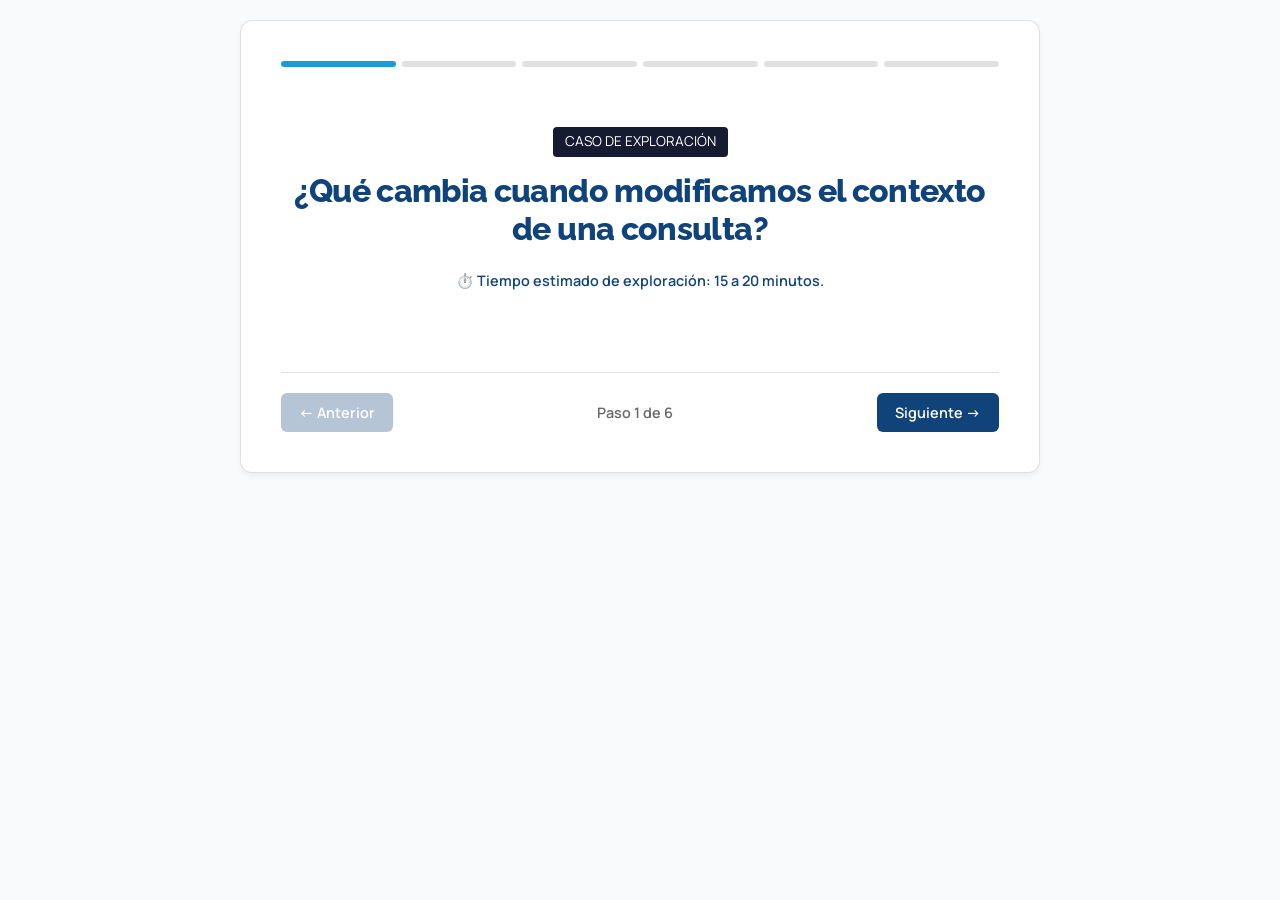
<file: caso2.html>
<!DOCTYPE html>
<html lang="es">
<head>
    <meta charset="UTF-8">
    <meta name="viewport" content="width=device-width, initial-scale=1.0">
    <title>Laboratorio de Experimentación IA - Caso 2</title>
    <link rel="stylesheet" href="styles.css">
    <link rel="preconnect" href="https://fonts.googleapis.com">
    <link rel="preconnect" href="https://fonts.gstatic.com" crossorigin>
    <link href="https://fonts.googleapis.com/css2?family=Manrope:wght@400;600&family=Raleway:wght@800&display=swap" rel="stylesheet">
</head>
<body>

    <div class="container">

        <!-- CONTENEDOR CASO 2 -->
        <div id="caso2Container" class="contenedor-caso active">
            
            <div class="progress-bar-container" id="progressBar2">
                <div class="progress-segment" title="Carátula"></div>
                <div class="progress-segment" title="Introducción"></div>
                <div class="progress-segment" title="Experimento"></div>
                <div class="progress-segment" title="Análisis"></div>
                <div class="progress-segment" title="Criterio"></div>
                <div class="progress-segment" title="En el aula"></div>
            </div>

            <!-- Paso 1: Carátula -->
            <div class="paso">
                <div class="lab-cover">
                    <div class="cover-badge">CASO DE EXPLORACIÓN</div>
                    <h1 class="cover-title">¿Qué cambia cuando modificamos el contexto de una consulta?</h1>
                    <p style="color: var(--azul-oscuro); font-size: 0.9rem; font-weight: 600; margin-top: 12px; display: flex; align-items: center; justify-content: center; gap: 6px;">
                        ⏱️ Tiempo estimado de exploración: 15 a 20 minutos.
                    </p>
                </div>
            </div>

            <!-- Paso 2: Introducción -->
            <div class="paso">
                <h2 style="color: var(--azul-oscuro);">El marco importa</h2>
                <p>Cuando hacemos una pregunta a un modelo de lenguaje, solemos enfocar la atención en el tema principal de la consulta. Sin embargo, la cantidad y el tipo de información contextual que acompañan esa pregunta pueden cambiar de manera significativa la respuesta que obtenemos.</p>
                <div style="margin-top: 20px; padding: 16px; background-color: var(--celeste-claro, #e0f2fe); border-radius: 16px; color: var(--azul-oscuro); text-align: center;">
                    <p style="margin: 0; font-weight: 500; font-size: 1.05rem;">
                        En esta exploración vamos a analizar cómo responde un modelo cuando variamos la información de contexto en una misma solicitud.
                    </p>
                </div>
            </div>

            <!-- Paso 3: Experimento -->
            <div class="paso">
                <h2 style="color: var(--azul-oscuro);">Vamos a experimentar</h2>
                <p><strong>Experimento 2: Del pedido genérico al contexto situado</strong></p>
                
                <p>1. Copiá este primer prompt (sin contexto) y pegalo en tu asistente de IA:</p>
                <div class="prompt-box">
                    <span class="prompt-text"><em><b>"Escribí una secuencia didáctica para enseñar fotosíntesis."</b></em></span>
                    <button class="copy-btn" onclick="copyPrompt(this)">Copiar</button>
                </div>

                <p>2. Leé la respuesta.<br>Ahora abrí un chat nuevo y probá este segundo prompt (con contexto):</p>
                <div class="prompt-box">
                    <span class="prompt-text"><em><b>"Diseñá una propuesta didáctica de 2 clases sobre fotosíntesis para estudiantes de 1.° año de secundaria de una escuela urbana. El enfoque debe ser inductivo, a partir de una experiencia práctica sencilla con plantas de sombra y luz. La actividad debe durar 80 minutos por clase e incluir una instancia de evaluación formativa mediante una rúbrica breve."</b></em></span>
                    <button class="copy-btn" onclick="copyPrompt(this)">Copiar</button>
                </div>

                <p style="margin-top: 20px; font-weight: bold; color: var(--azul-oscuro);">
                    Observemos las diferencias entre ambas respuestas:
                </p>

                <div class="damero-preguntas">
                    <div class="tarjeta-damero par">
                        <span class="numero-damero">01</span>
                        <p>¿Qué decisiones metodológicas tomó la IA cuando no le diste contexto?</p>
                    </div>
                    <div class="tarjeta-damero impar">
                        <span class="numero-damero">02</span>
                        <p>¿De qué manera cambió la estructura y la utilidad del texto en la segunda opción?</p>
                    </div>
                    <div class="tarjeta-damero impar">
                        <span class="numero-damero">03</span>
                        <p>¿Qué elementos del contexto fueron tomados en cuenta de forma explícita?</p>
                    </div>
                    <div class="tarjeta-damero par">
                        <span class="numero-damero">04</span>
                        <p>¿Cuál de los dos resultados requeriría mayor trabajo de adaptación por tu parte?</p>
                    </div>
                </div>

                <label style="font-size: 0.95rem; color: var(--negro-azulado); font-weight: bold;">Notas de observación del experimento</label>
                <textarea id="notaExperimento2" class="interactive-input" rows="4" placeholder="Escribí tus observaciones sobre las respuestas..."></textarea>
            </div>

            <!-- Paso 4: Análisis -->
            <div class="paso">
                <h2 style="color: var(--azul-oscuro);">¿Qué está pasando?</h2>
                <p>Cuando la consigna es breve o indeterminada, el modelo debe completar los vacíos de información recurriendo a las asociaciones más frecuentes de sus datos de entrenamiento. Por eso, las respuestas genéricas suelen parecer abstractas o estandarizadas.</p>
                <p>Al incorporar restricciones, destinatarios, enfoques pedagógicos y límites de tiempo, reducimos el margen de ambigüedad. El modelo utiliza esa información contextual como una "ventana" más estrecha para seleccionar y organizar las palabras que siguen.</p>
                
                <div class="rlhf-container">
                    <img src="grafico1eje2.jpg" alt="Gráfico de ventana de contexto" class="rlhf-img">
                    <p class="rlhf-text" style="font-size: 0.88rem; color: #5a6b82; font-style: italic; line-height: 1.5; margin-top: 10px;">
                        El contexto actúa como un filtro: mientras más preciso es el marco, más pertinente es el resultado del modelo.
                    </p>
                </div>
            </div>

            <!-- Paso 5: Criterio -->
            <div class="paso">
                <h2 style="color: var(--azul-oscuro);">Construyendo criterio</h2>
                <p>El diseño de un prompt eficaz no requiere fórmulas mágicas, sino estructurar con claridad los elementos indispensables para orientar al modelo hacia lo que necesitamos.</p>
                
                <details>
                    <summary>Elementos clave de la plantilla mínima</summary>
                    <p style="margin-top: 10px;">
                        • <b>Rol/Contexto:</b> En qué marco te encontrás o qué perspectiva querés que asuma.<br>
                        • <b>Tarea:</b> Qué acción precisa querés que realice el modelo.<br>
                        • <b>Audiencia:</b> A quién está dirigido el resultado.<br>
                        • <b>Formato:</b> Estructura deseada (lista, tabla, párrafos cortos, etc.).<br>
                        • <b>Restricciones:</b> Qué aspectos debe evitar o qué límites debe respetar.
                    </p>
                </details>

                <label style="font-size: 0.95rem; color: var(--negro-azulado); font-weight: bold; display: block; margin-top: 20px;">Reflexiones o ideas sobre el uso del contexto</label>
                <textarea id="notaAula2" class="interactive-input" rows="4" placeholder="Escribí tus reflexiones acá..."></textarea>
            </div>

            <!-- Paso 6: Descarga de Bitácora -->
            <div class="paso">
                <h2 style="color: var(--azul-oscuro);">Finalizar y descargar</h2>
                <p>Llegaste al final de la exploración del Caso 2. Podés guardar tus registros para consultar más adelante o compartir con tu equipo de trabajo.</p>

                <button class="download-btn" onclick="descargarBitacora(2)">
                    Descargar mis notas del Caso 2
                </button>
            </div>

        </div>

        <!-- CONTROLES DE NAVEGACIÓN GLOBAL -->
        <div id="navigationControls" class="navigation-controls">
            <button id="prevBtn" class="nav-btn">&larr; Anterior</button>
            <span id="stepIndicator">Paso 1 de 6</span>
            <button id="nextBtn" class="nav-btn">Siguiente &rarr;</button>
        </div>

    </div>

    <!-- SCRIPT DE NAVEGACIÓN Y FUNCIONALIDAD EXCLUSIVA DEL CASO 2 -->
    <script>
        let currentIndex = 0;

        const caso2Container = document.getElementById('caso2Container');
        const prevBtn = document.getElementById('prevBtn');
        const nextBtn = document.getElementById('nextBtn');
        const stepIndicator = document.getElementById('stepIndicator');

        const pasosActivos = caso2Container.querySelectorAll('.paso');
        const segmentosActivos = document.getElementById('progressBar2').querySelectorAll('.progress-segment');

        function updateCarousel() {
            pasosActivos.forEach((paso, index) => {
                if (index === currentIndex) {
                    paso.classList.add('active');
                } else {
                    paso.classList.remove('active');
                }
            });

            segmentosActivos.forEach((segment, index) => {
                if (index <= currentIndex) {
                    segment.classList.add('active');
                } else {
                    segment.classList.remove('active');
                }
            });

            stepIndicator.textContent = `Paso ${currentIndex + 1} de ${pasosActivos.length}`;
            prevBtn.disabled = currentIndex === 0;
            nextBtn.disabled = currentIndex === pasosActivos.length - 1;
        }

        prevBtn.addEventListener('click', () => {
            if (currentIndex > 0) {
                currentIndex--;
                updateCarousel();
            }
        });

        nextBtn.addEventListener('click', () => {
            if (currentIndex < pasosActivos.length - 1) {
                currentIndex++;
                updateCarousel();
            }
        });

        function copyPrompt(button) {
            const promptText = button.parentElement.querySelector('.prompt-text').innerText;
            ejecutarCopia(promptText, button);
        }

        function ejecutarCopia(texto, boton) {
            if (navigator.clipboard && window.isSecureContext) {
                navigator.clipboard.writeText(texto).then(() => {
                    mostrarExitoBoton(boton);
                }).catch(() => {
                    fallbackCopiar(texto, boton);
                });
            } else {
                fallbackCopiar(texto, boton);
            }
        }

        function fallbackCopiar(texto, boton) {
            const textArea = document.createElement("textarea");
            textArea.value = texto;
            textArea.style.position = "fixed";
            textArea.style.top = "0";
            textArea.style.left = "-9999px";
            
            document.body.appendChild(textArea);
            textArea.focus();
            textArea.select();

            try {
                if (document.execCommand('copy')) {
                    mostrarExitoBoton(boton);
                }
            } catch (err) {
                console.error('Error al copiar:', err);
            }
            document.body.removeChild(textArea);
        }

        function mostrarExitoBoton(button) {
            const originalText = button.innerHTML;
            button.innerText = "¡Copiado!";
            button.style.background = "var(--verde)";
            setTimeout(() => {
                button.innerHTML = originalText;
                button.style.background = "var(--azul-oscuro)";
            }, 2000);
        }

        function descargarBitacora(caso) {
            const exp2 = document.getElementById('notaExperimento2').value || "No completado.";
            const aula2 = document.getElementById('notaAula2').value || "No completado.";
            
            const contenidoTexto = 
`==================================================
  BITÁCORA DE TRABAJO - LABORATORIO DE IA (CASO 2)
  Organización: ISEP Córdoba
==================================================

EJE: ¿Qué cambia cuando modificamos el contexto de una consulta?
Exploración sobre contexto y formulación de consultas.

--------------------------------------------------
1. NOTAS DE OBSERVACIÓN DEL EXPERIMENTO:
--------------------------------------------------
${exp2}

--------------------------------------------------
2. PLAN DE ACCIÓN O IDEAS DE APLICACIÓN:
--------------------------------------------------
${aula2}

==================================================
REGALO // PLANTILLA MÍNIMA UNIVERSAL PARA PROMPTS:
--------------------------------------------------
Contexto: [Quién sos / En qué situación o marco te encontrás]
Tarea: [Qué necesitás que el modelo haga exactamente]
Audiencia: [A quién está dirigido el resultado final]
Formato: [Cómo querés que se organice y presente la respuesta]
Restricciones: [Qué límites fijás / Qué elementos NO debe incluir]

==================================================
Documento generado de manera local desde el laboratorio interactivo.
==================================================`;

            const blob = new Blob([contenidoTexto], { type: "text/plain;charset=utf-8" });
            const enlaceInvisible = document.createElement("a");
            enlaceInvisible.href = URL.createObjectURL(blob);
            enlaceInvisible.download = `Bitacora_Laboratorio_IA_Caso2.txt`;
            
            document.body.appendChild(enlaceInvisible);
            enlaceInvisible.click();
            document.body.removeChild(enlaceInvisible);
        }

        // Inicializar el carrusel
        updateCarousel();
    </script>
</body>
</html>
</file>
<file: styles.css>
@import url('https://fonts.googleapis.com/css2?family=Manrope:wght@400;500;600;700&family=Raleway:wght@700;800&display=swap');

/* ==========================================
   VARIABLES DE DISEÑO Y PALETA DE COLORES
   ========================================== */
:root {
    --negro-111: #111111;
    --gris-68: #686868;
    --blanco: #FFFFFF;
    --negro-azulado: #151C32;
    --celeste: #1C99D7;
    --verde: #8BB91A;
    --verde-azulado: #00A19A;
    --moradito: #AF4178;
    --verde-ingles: #32A430;
    --azul-oscuro: #0F4379;
    --naranja: #EB7F27;
    
    --fuente-titulos: 'Raleway', sans-serif;
    --fuente-texto: 'Manrope', sans-serif;

    /* Compatibilidad con reglas de sistema */
    --primary: var(--azul-oscuro);
    --primary-dark: var(--negro-azulado);
    --bg: #f8fafc;
    --text: var(--negro-111);
    --text-muted: var(--gris-68);
    --accent: var(--naranja);
    --border-color: rgba(104, 104, 104, 0.2);
    --card-bg: var(--blanco);
}

/* ==========================================
   RESET Y CONFIGURACIÓN GENERAL
   ========================================== */
*, *::before, *::after {
    box-sizing: border-box;
    margin: 0;
    padding: 0;
}

body {
    font-family: var(--fuente-texto);
    font-weight: 400;
    background-color: var(--bg);
    color: var(--negro-111);
    line-height: 1.6;
    padding: 20px 10px;
    -webkit-font-smoothing: antialiased;
}

.container {
    max-width: 800px;
    margin: 0 auto;
    background: var(--blanco);
    padding: 40px;
    border-radius: 12px;
    border: 1px solid var(--border-color);
    box-shadow: 0 4px 6px -1px rgba(0, 0, 0, 0.05);
}

/* ==========================================
   TIPOGRAFÍAS Y ENCABEZADOS
   ========================================== */
h1, h2, h3, .cover-title, .tarjeta-titulo, .dashboard-title {
    font-family: var(--fuente-titulos);
    font-weight: 800;
    color: var(--azul-oscuro);
}

h1 { font-size: 1.8rem; margin-bottom: 20px; line-height: 1.2; letter-spacing: -0.02em; }
h2 { font-size: 1.5rem; margin-bottom: 15px; color: var(--negro-azulado); }
h3 { font-size: 1.2rem; margin-bottom: 10px; color: var(--verde-azulado); }
p { margin-bottom: 15px; font-size: 1rem; color: var(--negro-111); }

strong { color: #0f172a; font-weight: 600; }
em { color: var(--gris-68); font-style: italic; }

/* Listas */
ul { margin-left: 20px; margin-bottom: 15px; }
li { margin-bottom: 6px; }
ul li::marker { color: var(--azul-oscuro); }

/* ==========================================
   DASHBOARD / PORTADA PRINCIPAL
   ========================================== */
.dashboard {
    display: flex;
    flex-direction: column;
    gap: 25px;
}

.dashboard-header {
    text-align: center;
    margin-bottom: 15px;
}

.dashboard-title {
    font-size: 2rem;
    color: var(--azul-oscuro);
}

.dashboard-subtitle {
    color: var(--gris-68);
    font-size: 1.05rem;
    margin-top: 8px;
}

.grid-casos {
    display: grid;
    grid-template-columns: repeat(auto-fit, minmax(280px, 1fr));
    gap: 20px;
    margin-top: 15px;
}

.tarjeta-caso {
    background: var(--blanco);
    border: 2px solid rgba(104, 104, 104, 0.15);
    border-radius: 12px;
    padding: 24px;
    cursor: pointer;
    transition: transform 0.2s ease, border-color 0.2s ease, box-shadow 0.2s ease;
    display: flex;
    flex-direction: column;
    justify-content: space-between;
}

.tarjeta-caso:hover {
    transform: translateY(-4px);
    border-color: var(--celeste);
    box-shadow: 0 10px 15px -3px rgba(28, 153, 215, 0.1);
}

.tarjeta-badge {
    font-size: 0.75rem;
    font-weight: 600;
    color: var(--celeste);
    letter-spacing: 0.05em;
    margin-bottom: 8px;
}

.tarjeta-titulo {
    font-size: 1.3rem;
    color: var(--azul-oscuro);
    margin-bottom: 10px;
    line-height: 1.3;
}

.tarjeta-desc {
    font-size: 0.9rem;
    color: var(--gris-68);
    margin-bottom: 20px;
}

.btn-iniciar {
    background: var(--azul-oscuro);
    color: var(--blanco);
    border: none;
    padding: 12px 16px;
    border-radius: 6px;
    font-family: var(--fuente-texto);
    font-weight: 600;
    font-size: 0.9rem;
    cursor: pointer;
    text-align: center;
    transition: background-color 0.2s ease;
}

.tarjeta-caso:hover .btn-iniciar {
    background: var(--celeste);
}

/* ==========================================
   CARÁTULAS INTERNAS
   ========================================== */
.lab-cover {
    text-align: center;
    padding: 30px 10px;
}

.cover-badge {
    background: var(--negro-azulado);
    color: var(--blanco);
    padding: 4px 12px;
    font-size: 0.85rem;
    border-radius: 4px;
    display: inline-block;
    margin-bottom: 15px;
}

.cover-title {
    font-size: 2rem;
    color: var(--azul-oscuro);
    line-height: 1.2;
}

.cover-decor {
    display: flex;
    align-items: center;
    justify-content: center;
    gap: 10px;
    margin-top: 20px;
}

.decor-dot {
    width: 8px;
    height: 8px;
    background-color: var(--naranja);
    border-radius: 50%;
}

.decor-line {
    width: 60px;
    height: 2px;
    background-color: var(--celeste);
}

/* ==========================================
   BLOQUES DE PROMPTS Y CONSOLA DE IA
   ========================================== */
/* 1. Caja de Prompt con la tipografía original y diseño moderno sin barra lateral */
.prompt-box {
    background-color: #f8fafc;
    border: 1px solid rgba(104, 104, 104, 0.18);
    border-radius: 16px;
    padding: 18px 20px;
    margin: 20px 0;
    font-family: 'SFMono-Regular', Consolas, 'Liberation Mono', Menlo, monospace;
    font-size: 0.95rem;                           /* Restaurado a la tipografía original */
    line-height: 1.5;                              /* Restaurado al interlineado original */
    word-break: break-word;
}

/* 2. Botón de copiar forzado debajo del texto, alineado a la izquierda */
.copy-btn {
    display: block;                                /* Forzado a bloque para ir debajo */
    margin-top: 14px;                              /* Separación respecto al texto */
    margin-right: auto;                           /* Alineado a la izquierda */
    background: var(--blanco);
    color: var(--gris-68);
    border: 1px solid rgba(104, 104, 104, 0.25);
    padding: 6px 14px;
    font-family: var(--fuente-texto);
    font-size: 0.8rem;
    font-weight: 600;
    border-radius: 20px;                         /* Esquinas estilo píldora moderna */
    cursor: pointer;
    transition: all 0.2s ease;
    box-shadow: 0 1px 2px rgba(0, 0, 0, 0.04);
}

.copy-btn:hover {
    background: var(--azul-oscuro);
    color: var(--blanco);
    border-color: var(--azul-oscuro);
    transform: translateY(-1px);
}

.code-block {
    background-color: var(--negro-azulado);
    color: var(--blanco);
    padding: 20px;
    border-radius: 8px;
    font-size: 0.95rem;
    margin: 20px 0;
    border-left: 4px solid var(--naranja);
    line-height: 1.5;
}

/* ==========================================
   COMPONENTES INTERACTIVOS
   ========================================== */
/* 1. Campo de texto redondeado y con bordes suaves */
.interactive-input {
    width: 100%;
    padding: 14px 16px;
    margin: 12px 0 20px 0;
    border: 1px solid rgba(104, 104, 104, 0.22); /* Borde translúcido suave */
    border-radius: 14px;                         /* Esquinas con curva moderna */
    font-family: var(--fuente-texto);
    font-size: 0.95rem;
    color: var(--negro-111);
    resize: vertical;
    background-color: #f8fafc;
    transition: all 0.2s ease;
}

.interactive-input:focus {
    outline: none;
    border-color: var(--celeste);
    background-color: var(--blanco);
    box-shadow: 0 0 0 3px rgba(28, 153, 215, 0.15); /* Anillo suave celeste al enfocar */
}

/* 2. Botón principal redondeado y con microinteracciones */
.download-btn {
    display: flex;
    align-items: center;
    justify-content: center;
    gap: 10px;
    width: 100%;
    background-color: var(--azul-oscuro);
    color: var(--blanco);
    border: none;
    padding: 14px 20px;
    font-family: var(--fuente-texto);
    font-size: 0.95rem;
    font-weight: 600;
    border-radius: 20px;                         /* Estilo redondeado/píldora */
    cursor: pointer;
    margin-top: 25px;
    transition: all 0.2s ease;
    box-shadow: 0 2px 4px rgba(15, 67, 121, 0.12); /* Sombra tenue que le da volumen */
}

.download-btn:hover {
    background-color: var(--celeste);
    transform: translateY(-1px);
    box-shadow: 0 4px 8px rgba(15, 67, 121, 0.2);
}

.download-btn:active {
    transform: translateY(0);
}

/* ==========================================
   DESTACADOS, INFOBOXES Y DESPLEGABLES
   ========================================== */
.highlight {
    background-color: rgba(235, 127, 39, 0.08);
    border-left: 4px solid var(--naranja);
    padding: 15px;
    border-radius: 0 8px 8px 0;
    margin: 20px 0;
}

details {
    background: rgba(21, 28, 50, 0.02);
    padding: 15px;
    border-radius: 8px;
    margin-bottom: 12px;
    border: 1px solid rgba(104, 104, 104, 0.2);
}

summary {
    font-family: var(--fuente-texto);
    font-weight: 600;
    cursor: pointer;
    color: var(--azul-oscuro);
}

summary:hover {
    color: var(--celeste);
}

.recall-box {
    background: rgba(175, 65, 120, 0.05);
    border-left: 4px solid var(--moradito);
    padding: 15px;
    border-radius: 0 8px 8px 0;
    margin-bottom: 20px;
}

.top-bar {
    display: flex;
    justify-content: flex-start;
    margin-bottom: 15px;
}

/* ==========================================
   INFOGRAFÍAS Y BARRAS DE PROGRESO
   ========================================== */
.rlhf-container {
    background: rgba(104, 104, 104, 0.04);
    border: 1px solid rgba(104, 104, 104, 0.15);
    padding: 20px;
    border-radius: 8px;
    margin: 20px 0;
    text-align: center;
}

/* Estilo base (Imagen 1) */
.rlhf-crop-wrapper {
    width: 50%; 
    margin: 0 auto 15px auto;
}

/* Modificador específico para la Imagen 2 */
.rlhf-crop-wrapper--large {
    /* Ajusta este porcentaje (ej. 75%, 85% o 100%) hasta que alcance el tamaño deseado */
    width: 100%; 
}

.rlhf-img {
    width: 100%;
    height: auto;
    display: block;
    border-radius: 6px;
}

.rlhf-text {
    font-size: 0.9rem;
    color: var(--negro-111);
    text-align: left;
}

.progress-bar-container {
    display: flex;
    gap: 6px;
    margin-bottom: 30px;
}

.progress-segment {
    flex: 1;
    height: 6px;
    background-color: rgba(104, 104, 104, 0.2);
    border-radius: 3px;
    transition: background-color 0.3s ease;
}

.progress-segment.active {
    background-color: var(--celeste);
}

/* ==========================================
   NAVEGACIÓN DE PASOS Y CONTENEDORES
   ========================================== */
.contenedor-caso { display: none; }
.contenedor-caso.active { display: block; }

.paso {
    display: none;
    opacity: 0;
    transition: opacity 0.3s ease-in-out;
}

.paso.active {
    display: block;
    opacity: 1;
}

.navigation-controls {
    display: flex;
    align-items: center;
    justify-content: space-between;
    margin-top: 35px;
    padding-top: 20px;
    border-top: 1px solid rgba(104, 104, 104, 0.2);
}

.nav-btn {
    background: var(--azul-oscuro);
    color: var(--blanco);
    border: none;
    padding: 10px 18px;
    border-radius: 6px;
    font-family: var(--fuente-texto);
    font-weight: 600;
    font-size: 0.9rem;
    cursor: pointer;
    transition: background-color 0.2s ease;
}

.nav-btn:hover:not(:disabled) {
    background: var(--celeste);
}

.nav-btn:disabled {
    opacity: 0.3;
    cursor: not-allowed;
}

.home-btn {
    background: var(--blanco);
    color: var(--celeste);                 /* Cambiado a celeste */
    border: 1px solid var(--celeste);       /* Borde cambiado a celeste */
    padding: 10px 18px;                    /* Ligero ajuste para acompañar la forma redondeada */
    border-radius: 20px;                   /* Incrementado para un estilo "píldora" / más redondeado */
    font-family: var(--fuente-texto);
    font-weight: 600;
    font-size: 0.9rem;
    cursor: pointer;
    transition: background-color 0.2s ease, color 0.2s ease, border-color 0.2s ease;
}

/* Opcional: efecto al pasar el mouse para mantener buena interacción */
.home-btn:hover {
    background: rgba(28, 153, 215, 0.1);   /* Fondo celeste muy suave al hacer hover */
    color: var(--azul-oscuro);
    border-color: var(--azul-oscuro);
}

#stepIndicator {
    font-size: 0.9rem;
    font-weight: 600;
    color: var(--gris-68);
}

/* ==========================================
   ENCUESTAS E INTERACCIONES DE USUARIO
   ========================================== */
/* 1. Contenedor principal: sin fondo, sin borde y sin relleno extra */
.poll-box {
    background: transparent;
    border: none;
    padding: 0;
    margin: 20px 0;
}

.poll-question {
    font-weight: 600;
    margin-bottom: 15px;
    color: var(--negro-azulado);
}

/* 2. Botones de opciones: más redondeados y con borde de menor contraste */
.poll-option-btn {
    display: block;
    width: 100%;
    background: var(--blanco);
    border: 1px solid rgba(104, 104, 104, 0.25); /* Borde suave de menor contraste */
    padding: 12px 16px;
    border-radius: 16px;                         /* Esquinas más redondeadas */
    text-align: left;
    margin-bottom: 10px;
    font-family: var(--fuente-texto);
    font-size: 0.9rem;
    cursor: pointer;
    transition: background-color 0.2s ease, border-color 0.2s ease;
}

/* Hover con borde sutil */
.poll-option-btn:hover {
    background: rgba(28, 153, 215, 0.05);
    border-color: var(--celeste);
}

/* Opción seleccionada conservando el estilo curvo */
.poll-option-btn.selected {
    background: rgba(28, 153, 215, 0.12);
    border-color: var(--azul-oscuro);
    font-weight: 600;
}

/* Feedback con esquinas redondeadas para mantener la línea de diseño */
.poll-feedback {
    font-size: 0.85rem;
    color: var(--gris-68);
    margin-top: 12px;
    background: rgba(50, 164, 48, 0.08);
    padding: 12px;
    border-radius: 12px;
    border-left: 4px solid var(--verde-ingles);
}

/* Resultados dinámicos de encuestas */
.result-bar-container {
    margin-bottom: 15px;
}

.result-labels {
    display: flex;
    justify-content: space-between;
    font-size: 0.9rem;
    font-weight: 600;
    color: #475569;
    margin-bottom: 5px;
}

.result-bar {
    background: #e2e8f0;
    height: 12px;
    border-radius: 6px;
    overflow: hidden;
}

.result-fill {
    background: var(--azul-oscuro);
    height: 100%;
    border-radius: 6px;
    transition: width 1s cubic-bezier(0.4, 0, 0.2, 1);
}

.result-fill.accent {
    background: var(--naranja);
}

/* ==========================================
   DAMERO DE PREGUNTAS
   ========================================== */
div.damero-preguntas {
    display: grid !important;
    grid-template-columns: repeat(auto-fit, minmax(260px, 1fr)) !important;
    gap: 15px !important;
    margin: 20px 0 25px 0 !important;
    width: 100% !important;
}

div.tarjeta-damero {
    padding: 18px 20px !important;
    border-radius: 8px !important;
    display: flex !important;
    flex-direction: column !important;
    justify-content: space-between !important;
    transition: transform 0.2s ease !important;
    box-sizing: border-box !important;
}

div.tarjeta-damero:hover {
    transform: translateY(-2px) !important;
}

div.tarjeta-damero p {
    margin: 0 !important;
    font-size: 0.95rem !important;
    line-height: 1.45 !important;
    font-weight: 500 !important;
    color: var(--negro-111) !important;
}

span.numero-damero {
    font-size: 0.8rem !important;
    font-weight: 800 !important;
    opacity: 0.7 !important;
    margin-bottom: 8px !important;
    display: block !important;
    color: var(--azul-oscuro) !important;
}

div.tarjeta-damero.par {
    background-color: var(--blanco) !important;
    border: 1px solid var(--border-color) !important;
    border-left: 5px solid var(--azul-oscuro) !important;
}

div.tarjeta-damero.impar {
    background-color: #f1f5f9 !important;
    border: 1px solid var(--border-color) !important;
    border-left: 5px solid var(--azul-oscuro) !important;
}

div.tarjeta-damero.destancada-full,
div.tarjeta-damero.destacada-full {
    grid-column: 1 / -1 !important;
    background-color: #e0e7ff !important;
    border: 1px solid #c7d2fe !important;
    border-left: 5px solid var(--azul-oscuro) !important;
}

/* ==========================================
   DISEÑO ADAPTATIVO (MEDIA QUERIES)
   ========================================== */
@media (max-width: 768px) {
    body {
        margin: 10px auto;
        padding: 10px;
    }
    
    .container {
        padding: 20px;
    }

    .dashboard-title, .cover-title {
        font-size: 1.5rem;
    }

    h1 {
        font-size: 1.5rem;
    }
}
</file>
